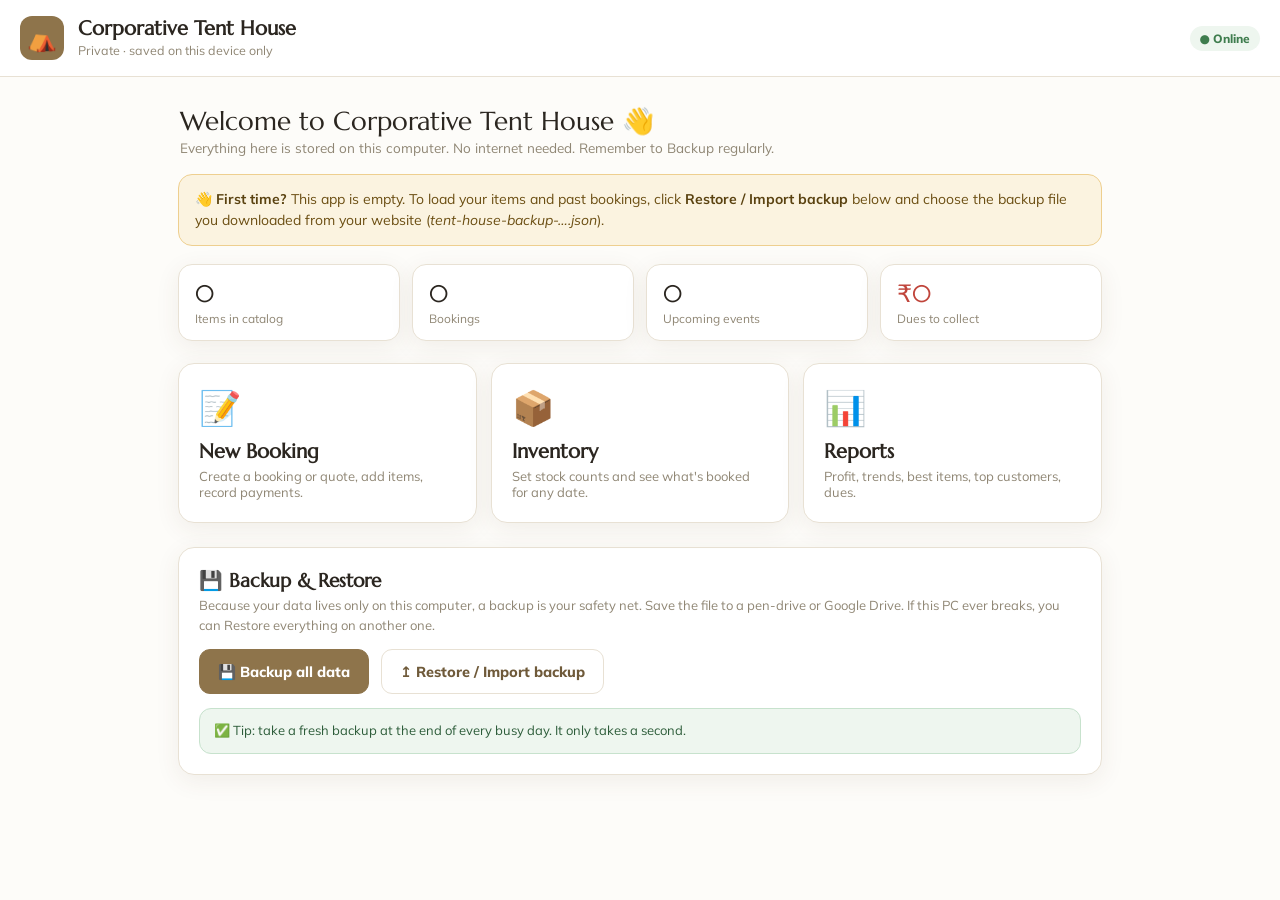
<file: app/index.html>
<!doctype html>
<html lang="en">
<head>
<meta charset="utf-8"/>
<meta name="viewport" content="width=device-width,initial-scale=1"/>
<title>Tent House Manager</title>
<link rel="manifest" href="manifest.webmanifest">
<meta name="theme-color" content="#6f5a3a">
<link rel="apple-touch-icon" href="icon.svg">
<link rel="preconnect" href="https://fonts.googleapis.com">
<link rel="preconnect" href="https://fonts.gstatic.com" crossorigin>
<link href="https://fonts.googleapis.com/css2?family=Cormorant+Garamond:wght@500;600;700&family=Marcellus&family=Mulish:wght@500;600;700;800&display=swap" rel="stylesheet">
<link rel="stylesheet" href="theme.css">
<style>
body{min-height:100vh}
.topbar{background:var(--card);border-bottom:1px solid var(--line);padding:16px 20px;display:flex;align-items:center;gap:14px}
.logo{width:44px;height:44px;border-radius:12px;background:var(--brand);color:#fff;display:grid;place-items:center;font-size:24px;flex:none}
.topbar h1{font-family:var(--display);font-size:20px;margin:0;line-height:1.1}
.topbar .sub{color:var(--muted);font-size:12.5px;margin-top:2px}
.spacer{flex:1}
.net{font-size:12px;font-weight:800;padding:5px 10px;border-radius:999px}
.net.on{background:var(--ok-bg);color:var(--ok)} .net.off{background:var(--low-bg);color:var(--low)}
.wrap{max-width:960px;margin:0 auto;padding:22px 18px 60px}
.hello{font-family:var(--display);font-size:26px;margin:6px 2px 2px}
.subtle{color:var(--muted);font-size:13.5px;margin:0 2px 18px}
.stats{display:grid;grid-template-columns:repeat(2,1fr);gap:12px;margin-bottom:22px}
@media(min-width:640px){ .stats{grid-template-columns:repeat(4,1fr)} }
.stat{background:var(--card);border:1px solid var(--line);border-radius:14px;box-shadow:var(--shadow);padding:14px 16px}
.stat .v{font-family:var(--display);font-size:24px}
.stat .k{color:var(--muted);font-size:12px;margin-top:2px}
.stat.due .v{color:var(--full)}
.grid{display:grid;grid-template-columns:1fr;gap:14px;margin-bottom:24px}
@media(min-width:640px){ .grid{grid-template-columns:repeat(3,1fr)} }
.tile{display:block;text-decoration:none;color:inherit;background:var(--card);border:1px solid var(--line);border-radius:16px;box-shadow:var(--shadow);padding:22px 20px;transition:transform .12s,box-shadow .12s}
.tile:hover{transform:translateY(-2px);box-shadow:0 10px 30px rgba(90,70,40,.14)}
.tile .ic{font-size:34px}
.tile h3{font-family:var(--display);font-size:20px;margin:10px 0 4px}
.tile p{color:var(--muted);font-size:13px;margin:0}
.card{background:var(--card);border:1px solid var(--line);border-radius:16px;box-shadow:var(--shadow);padding:20px 20px;margin-bottom:18px}
.card h2{font-family:var(--display);font-size:19px;margin:0 0 4px}
.card .note{color:var(--muted);font-size:13px;margin:0 0 14px;line-height:1.5}
.row{display:flex;gap:12px;flex-wrap:wrap}
.btn{border:1px solid var(--brand);background:var(--brand);color:#fff;border-radius:11px;padding:12px 18px;font-weight:800;font-size:14.5px;display:inline-flex;align-items:center;gap:8px;text-decoration:none}
.btn:hover{background:var(--brand-deep)}
.btn.ghost{background:transparent;color:var(--brand-deep);border-color:var(--line)}
.btn.ghost:hover{background:#faf6ee}
.banner{background:var(--low-bg);border:1px solid #eecf8f;color:#6b4e12;border-radius:14px;padding:14px 16px;margin-bottom:18px;font-size:14px;line-height:1.5}
.banner b{color:#5a4210}
.hide{display:none!important}
.tip{background:var(--ok-bg);border:1px solid #c7e2cd;color:#2c5c39;border-radius:12px;padding:12px 14px;font-size:13px;line-height:1.5;margin-top:14px}
.bar{position:fixed;left:50%;transform:translateX(-50%);bottom:20px;background:var(--ink);color:#fff;padding:12px 20px;border-radius:999px;font-size:14px;font-weight:700;box-shadow:0 8px 30px rgba(0,0,0,.25);opacity:0;pointer-events:none;transition:opacity .2s;z-index:50;max-width:92vw;text-align:center}
.bar.show{opacity:1}
.bar.err{background:var(--full)}
</style>
</head>
<body>

<div class="topbar">
  <span class="logo">⛺</span>
  <div>
    <h1 id="bizName">Tent House Manager</h1>
    <div class="sub">Private · saved on this device only</div>
  </div>
  <div class="spacer"></div>
  <span class="net off" id="netPill">● Offline</span>
</div>

<div class="wrap">

  <div class="hello" id="hello">Welcome 👋</div>
  <p class="subtle">Everything here is stored on this computer. No internet needed. Remember to Backup regularly.</p>

  <div class="banner" id="firstRun" style="display:none">
    👋 <b>First time?</b> This app is empty. To load your items and past bookings, click
    <b>Restore / Import backup</b> below and choose the backup file you downloaded from your website
    (<i>tent-house-backup-….json</i>).
  </div>

  <div class="stats" id="stats"></div>

  <div class="grid">
    <a class="tile" href="booking.html"><div class="ic">📝</div><h3>New Booking</h3><p>Create a booking or quote, add items, record payments.</p></a>
    <a class="tile" href="inventory.html"><div class="ic">📦</div><h3>Inventory</h3><p>Set stock counts and see what's booked for any date.</p></a>
    <a class="tile" href="analytics.html"><div class="ic">📊</div><h3>Reports</h3><p>Profit, trends, best items, top customers, dues.</p></a>
  </div>

  <div class="card">
    <h2>💾 Backup &amp; Restore</h2>
    <p class="note">Because your data lives only on this computer, a backup is your safety net. Save the file to a
      pen-drive or Google Drive. If this PC ever breaks, you can Restore everything on another one.</p>
    <div class="row">
      <button class="btn" onclick="exportAll()">💾 Backup all data</button>
      <button class="btn ghost" onclick="document.getElementById('restoreFile').click()">↥ Restore / Import backup</button>
      <input type="file" id="restoreFile" accept=".json,application/json" hidden onchange="importAll(this.files[0]); this.value='';">
    </div>
    <div class="tip">✅ Tip: take a fresh backup at the end of every busy day. It only takes a second.</div>
  </div>

  <div class="card" id="installCard" style="display:none">
    <h2>⬇ Install as a desktop app</h2>
    <p class="note">Add an icon to your desktop so it opens in its own window like normal software.</p>
    <div class="row"><button class="btn" id="installBtn">⬇ Install Tent House Manager</button></div>
  </div>

</div>

<div class="bar" id="bar"></div>

<script src="common.js"></script>
<script>
const BACKUP_APP="corporative-tent-house", BACKUP_VER=1;
let bar; function showBar(m,cls){ bar=bar||document.getElementById("bar"); bar.textContent=m; bar.className="bar show"+(cls==="err"?" err":""); clearTimeout(showBar._t); showBar._t=setTimeout(()=>bar.className="bar",cls==="err"?4200:2600); }

function setNet(){ const p=document.getElementById("netPill"); const on=navigator.onLine; p.className="net "+(on?"on":"off"); p.textContent=on?"● Online":"● Offline"; }
window.addEventListener("online",setNet); window.addEventListener("offline",setNet);

async function siteBlob(){ const {data}=await sb.from("site").select("data").eq("id",1).maybeSingle(); return (data&&data.data)?data.data:null; }

async function refresh(){
  setNet();
  const blob=await siteBlob();
  const bookings=await dbLoadBookings()||[];
  const expenses=await dbLoadExpenses()||[];
  const items=(blob&&blob.items)||[];
  const name=(blob&&blob.settings&&blob.settings.bizName)||"Corporative Tent House";
  document.getElementById("bizName").textContent=name;
  document.getElementById("hello").textContent="Welcome to "+name+" 👋";
  document.getElementById("firstRun").style.display=(items.length===0&&bookings.length===0)?"block":"none";

  const t=todayISO();
  const active=bookings.filter(b=>b.status!=="cancelled");
  const upcoming=active.filter(b=>b.eventDate&&b.eventDate>=t).length;
  const dues=active.reduce((s,b)=>s+bookingDue(b),0);
  const stats=[
    {v:items.length,k:"Items in catalog"},
    {v:active.length,k:"Bookings"},
    {v:upcoming,k:"Upcoming events"},
    {v:inr(dues),k:"Dues to collect",cls:"due"}
  ];
  document.getElementById("stats").innerHTML=stats.map(s=>`<div class="stat ${s.cls||""}"><div class="v">${s.v}</div><div class="k">${s.k}</div></div>`).join("");
}

async function exportAll(){
  showBar("Preparing backup…");
  const site=(await siteBlob())||{};
  delete site.bookings; delete site.expenses;
  const bookings=await dbLoadBookings()||[];
  const expenses=await dbLoadExpenses()||[];
  const backup={app:BACKUP_APP,version:BACKUP_VER,exportedAt:new Date().toISOString(),source:"desktop",site,bookings,expenses};
  const a=document.createElement("a");
  a.href=URL.createObjectURL(new Blob([JSON.stringify(backup)],{type:"application/json"}));
  a.download="tent-house-backup-"+todayISO()+".json";
  a.click();
  showBar("Backup saved ✓ — keep it safe (pen-drive / Drive)");
}
async function importAll(file){
  if(!file) return;
  let backup;
  try{ backup=JSON.parse(await file.text()); }
  catch(e){ showBar("That file isn't a valid backup","err"); return; }
  if(!backup||backup.app!==BACKUP_APP||!backup.site){ showBar("This doesn't look like a Tent House backup file","err"); return; }
  const nb=(backup.bookings||[]).length, ne=(backup.expenses||[]).length, ni=((backup.site.items)||[]).length;
  if(!confirm("Import from this backup?\n\n• Catalog & settings — REPLACED with the file ("+ni+" items)\n• Bookings — added/updated ("+nb+"), nothing deleted\n• Expenses — added/updated ("+ne+"), nothing deleted\n\nContinue?")) return;
  showBar("Importing… please wait");
  const site=Object.assign({},backup.site); delete site.bookings; delete site.expenses;
  await sb.from("site").upsert({id:1,data:site,updated_at:new Date().toISOString()});
  let fail=0;
  for(const b of (backup.bookings||[])){ const {error}=await sb.from("bookings").upsert(bookingToRow(b)); if(error) fail++; }
  for(const e of (backup.expenses||[])){ const {error}=await sb.from("expenses").upsert({id:String(e.id),date:e.date||null,category:e.category||"",amount:money(e.amount),note:e.note||""}); if(error) fail++; }
  await refresh();
  showBar("Import complete ✓ · "+nb+" bookings, "+ne+" expenses"+(fail?(" · "+fail+" failed"):""));
}

/* PWA install button */
let deferredPrompt=null;
window.addEventListener("beforeinstallprompt",e=>{ e.preventDefault(); deferredPrompt=e; document.getElementById("installCard").style.display="block"; });
document.getElementById("installBtn").addEventListener("click",async()=>{
  if(!deferredPrompt) return;
  deferredPrompt.prompt(); await deferredPrompt.userChoice; deferredPrompt=null;
  document.getElementById("installCard").style.display="none";
});
window.addEventListener("appinstalled",()=>{ document.getElementById("installCard").style.display="none"; showBar("Installed ✓ — look for the icon"); });

refresh();
</script>
</body>
</html>
</file>
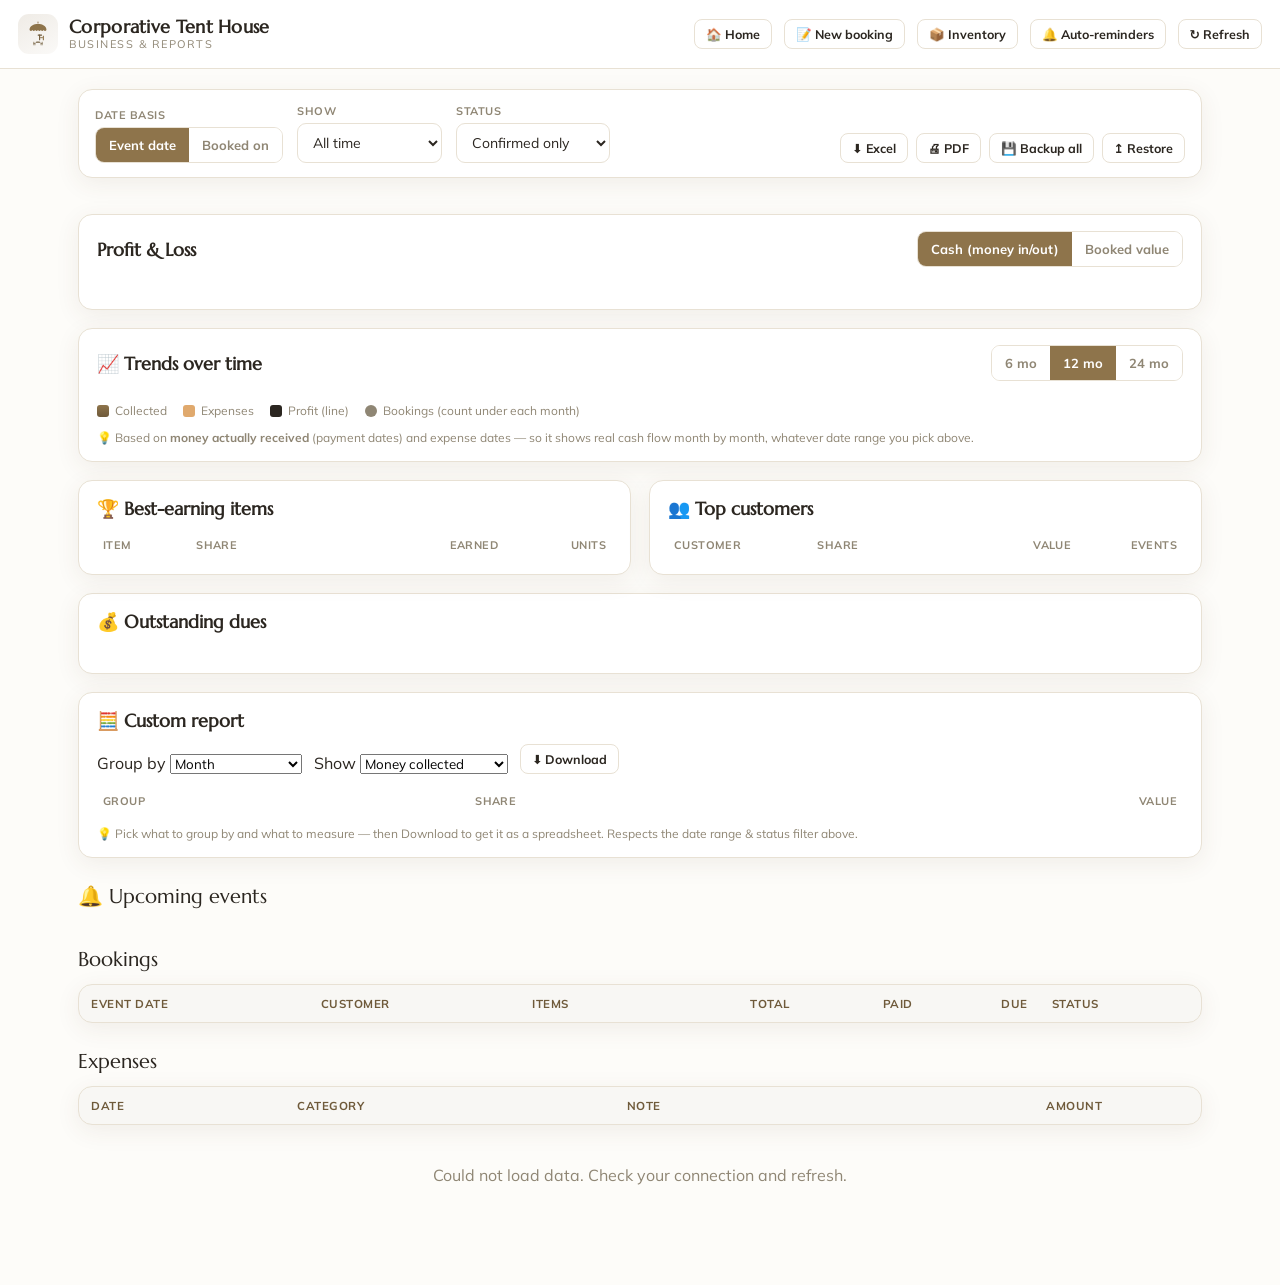
<file: app/analytics.html>
<!doctype html>
<html lang="en">
<head>
<meta charset="utf-8"/>
<meta name="viewport" content="width=device-width,initial-scale=1"/>
<title>Reports — Tent House Manager</title>
<link rel="manifest" href="manifest.webmanifest">
<meta name="theme-color" content="#7a5c3e">
<link rel="apple-touch-icon" href="icon.svg">
<link rel="preconnect" href="https://fonts.googleapis.com">
<link rel="preconnect" href="https://fonts.gstatic.com" crossorigin>
<link href="https://fonts.googleapis.com/css2?family=Cormorant+Garamond:wght@500;600;700&family=Marcellus&family=Mulish:wght@500;600;700;800&display=swap" rel="stylesheet">
<link rel="stylesheet" href="theme.css">
<style>

.topbar{background:var(--card);border-bottom:1px solid var(--line);padding:14px 18px;display:flex;align-items:center;gap:12px;flex-wrap:wrap}
.brand{display:flex;align-items:center;gap:11px;min-width:0}
.brand .logo{width:40px;height:40px;border-radius:11px;background:linear-gradient(150deg,rgba(var(--brand-rgb),.14),rgba(var(--brand-rgb),.04));display:grid;place-items:center;flex:none}
.brand .logo svg{width:26px;height:26px}
.brand h1{font-family:var(--display);font-size:18px;margin:0;letter-spacing:.3px;line-height:1.1;white-space:nowrap}
.brand .sub{font-size:11px;color:var(--muted);letter-spacing:1.5px;text-transform:uppercase}
.topbar .spacer{flex:1}
.btn{border:1px solid var(--line);background:var(--card);color:var(--ink);border-radius:8px;padding:9px 15px;font-size:14px;font-weight:700;transition:all .18s;display:inline-flex;align-items:center;gap:7px;text-decoration:none}
.btn:hover{border-color:var(--brand)}
.btn.primary{background:var(--brand);border-color:var(--brand);color:#fff}
.btn.primary:hover{background:var(--brand-deep);border-color:var(--brand-deep)}
.btn.wa{background:#25913a;border-color:#25913a;color:#fff}
.btn.wa:hover{background:#1e7a30;border-color:#1e7a30}
.btn.danger{background:var(--full);border-color:var(--full);color:#fff}
.btn.ghost{background:transparent}
.btn.sm{padding:6px 11px;font-size:12.5px}
.btn:disabled{opacity:.5;cursor:not-allowed}
.authpill{border:1px solid var(--line);border-radius:999px;padding:6px 13px;font-size:12.5px;font-weight:700;color:var(--muted);cursor:pointer;white-space:nowrap;transition:all .15s}
.authpill:hover{border-color:var(--brand)}
.authpill.on{color:var(--ok);border-color:#bfe0c4;background:var(--ok-bg)}

.wrap{max-width:1160px;margin:0 auto;padding:20px 18px 60px}

/* filter bar */
.filterbar{background:var(--card);border:1px solid var(--line);border-radius:14px;padding:14px 16px;box-shadow:var(--shadow);display:flex;gap:14px;flex-wrap:wrap;align-items:flex-end;margin-bottom:18px}
.fb-group{display:flex;flex-direction:column;gap:5px}
.fb-group label{font-size:11px;font-weight:700;text-transform:uppercase;letter-spacing:.5px;color:var(--muted)}
.fb-group select,.fb-group input{padding:9px 11px;border:1px solid var(--line);border-radius:9px;font-size:14px;background:var(--card);color:var(--ink)}
.fb-group select:focus,.fb-group input:focus{outline:none;border-color:var(--brand)}
.seg{display:inline-flex;border:1px solid var(--line);border-radius:9px;overflow:hidden}
.seg button{border:none;background:var(--card);padding:9px 13px;font-size:13px;font-weight:700;color:var(--muted)}
.seg button.on{background:var(--brand);color:#fff}
.fb-spacer{flex:1}
.exp{display:flex;gap:8px;align-items:flex-end}

/* KPIs */
.kpis{display:grid;gap:12px;grid-template-columns:repeat(2,1fr);margin-bottom:18px}
@media(min-width:720px){ .kpis{grid-template-columns:repeat(3,1fr)} }
@media(min-width:1000px){ .kpis{grid-template-columns:repeat(6,1fr)} }
.kpi{background:var(--card);border:1px solid var(--line);border-radius:14px;padding:15px 16px;box-shadow:var(--shadow)}
.kpi .k{font-size:11.5px;font-weight:700;text-transform:uppercase;letter-spacing:.5px;color:var(--muted)}
.kpi .v{font-family:var(--display);font-size:26px;line-height:1.1;margin-top:6px}
.kpi.rev .v{color:var(--brand-deep)} .kpi.paid .v{color:var(--ok)} .kpi.due .v{color:var(--full)}
.kpi .s{font-size:11.5px;color:var(--muted);margin-top:3px}

.sec-title{font-family:var(--display);font-size:20px;margin:26px 0 12px;display:flex;align-items:center;gap:10px}
.sec-title .count{font-size:13px;color:var(--muted);font-family:var(--sans)}

/* profit & loss */
.pl-card{background:var(--card);border:1px solid var(--line);border-radius:14px;box-shadow:var(--shadow);padding:16px 18px;margin-bottom:18px}
.pl-head{display:flex;justify-content:space-between;align-items:center;gap:12px;flex-wrap:wrap;margin-bottom:14px}
.pl-head h3{font-family:var(--display);font-size:18px;margin:0}
.pl-head .pl-range{font-size:12.5px;color:var(--muted);font-family:var(--sans);margin-left:6px}
.pl-grid{display:grid;gap:12px;grid-template-columns:1fr 1fr;align-items:stretch}
@media(min-width:720px){ .pl-grid{grid-template-columns:repeat(4,1fr)} }
.pl-cell{border:1px solid var(--line);border-radius:12px;padding:13px 14px}
.pl-cell .k{font-size:11.5px;font-weight:700;text-transform:uppercase;letter-spacing:.5px;color:var(--muted)}
.pl-cell .v{font-family:var(--display);font-size:24px;line-height:1.1;margin-top:6px}
.pl-cell .s{font-size:11.5px;color:var(--muted);margin-top:3px}
.pl-cell.in .v{color:var(--ok)} .pl-cell.out .v{color:var(--full)}
.pl-cell.net{background:rgba(var(--brand-rgb),.05);border-color:var(--brand)}
.pl-cell.net .v.pos{color:var(--ok)} .pl-cell.net .v.neg{color:var(--full)}
.pl-note{font-size:12px;color:var(--muted);margin-top:12px}

/* reminders */
.rem-wrap{display:grid;gap:12px;grid-template-columns:1fr;margin-bottom:8px}
@media(min-width:720px){ .rem-wrap{grid-template-columns:repeat(2,1fr)} }
@media(min-width:1000px){ .rem-wrap{grid-template-columns:repeat(4,1fr)} }
.rem-col{background:var(--card);border:1px solid var(--line);border-radius:14px;padding:14px;box-shadow:var(--shadow)}
.rem-col h3{margin:0 0 4px;font-family:var(--display);font-size:15px}
.rem-col .bucket-sub{font-size:11.5px;color:var(--muted);margin-bottom:10px}
.rem-col.today{border-color:#e7b7b2}.rem-col.today h3{color:var(--full)}
.rem-col.tomorrow{border-color:#e6cf9a}.rem-col.tomorrow h3{color:var(--low)}
.rem-item{border-top:1px dashed var(--line);padding:9px 0;font-size:13px;cursor:pointer}
.rem-item:hover{color:var(--brand-deep)}
.rem-item b{font-weight:700}
.rem-item .m{color:var(--muted);font-size:12px;display:flex;justify-content:space-between;gap:8px;margin-top:2px}
.rem-item .due{color:var(--full);font-weight:700}
.rem-empty{color:var(--muted);font-size:12.5px;padding:8px 0}

/* bookings table */
.tablecard{background:var(--card);border:1px solid var(--line);border-radius:14px;box-shadow:var(--shadow);overflow:hidden}
table.bk{width:100%;border-collapse:collapse;font-size:14px}
table.bk th{text-align:left;background:rgba(var(--brand-rgb),.06);color:var(--brand-deep);font-size:11.5px;text-transform:uppercase;letter-spacing:.5px;padding:11px 12px;white-space:nowrap}
table.bk th.num,table.bk td.num{text-align:right}
table.bk td{padding:12px;border-top:1px solid var(--line);vertical-align:middle}
table.bk tr.row{cursor:pointer}
table.bk tr.row:hover td{background:rgba(var(--brand-rgb),.03)}
table.bk tr.cancelled td{opacity:.5;text-decoration:line-through}
.cust b{font-weight:700}
.cust small{display:block;color:var(--muted);font-size:12px}
.pill{display:inline-block;font-size:11px;font-weight:700;padding:3px 9px;border-radius:999px}
.pill.paid{background:var(--ok-bg);color:var(--ok)}
.pill.partial{background:var(--low-bg);color:var(--low)}
.pill.unpaid{background:var(--full-bg);color:var(--full)}
.pill.canc{background:#eee;color:#888}
.mobcards{display:none}
@media(max-width:680px){
  table.bk{display:none}
  .mobcards{display:grid;gap:10px}
  .bcard{background:var(--card);border:1px solid var(--line);border-radius:12px;padding:13px;box-shadow:var(--shadow)}
  .bcard.cancelled{opacity:.55}
  .bcard .top{display:flex;justify-content:space-between;gap:10px}
  .bcard b{font-weight:800}
  .bcard .m{font-size:12.5px;color:var(--muted);margin-top:3px}
  .bcard .amts{display:flex;gap:14px;margin-top:8px;font-size:13px}
  .bcard .amts .due{color:var(--full);font-weight:700}
}
.empty{text-align:center;color:var(--muted);padding:40px 16px}

/* modal */
.modal{position:fixed;inset:0;background:rgba(43,38,32,.55);display:none;z-index:100;overflow:auto;padding:24px 14px}
.modal.show{display:block}
.dialog{max-width:640px;margin:0 auto;background:var(--card);border-radius:16px;box-shadow:0 24px 70px rgba(0,0,0,.34);overflow:hidden}
.dialog .dhead{padding:18px 20px;border-bottom:1px solid var(--line);display:flex;justify-content:space-between;align-items:flex-start;gap:12px}
.dialog .dhead h2{font-family:var(--display);font-size:21px;margin:0}
.dialog .dhead .sub{font-size:12.5px;color:var(--muted);margin-top:3px}
.dialog .dbody{padding:18px 20px;max-height:70vh;overflow:auto}
.x{border:none;background:none;font-size:22px;color:var(--muted);line-height:1;padding:4px}
.det-grid{display:grid;gap:10px;grid-template-columns:1fr 1fr;font-size:14px;margin-bottom:14px}
.det-grid .lbl{font-size:11px;text-transform:uppercase;letter-spacing:.5px;color:var(--muted)}
.det-sec{margin-top:16px}
.det-sec h4{font-family:var(--display);font-size:15px;margin:0 0 8px;padding-bottom:6px;border-bottom:1px solid var(--line)}
table.mini{width:100%;border-collapse:collapse;font-size:13.5px}
table.mini th{text-align:left;color:var(--muted);font-size:11px;text-transform:uppercase;letter-spacing:.4px;padding:6px 6px}
table.mini td{padding:7px 6px;border-top:1px solid var(--line)}
table.mini td.num,table.mini th.num{text-align:right}
.totbox{margin-top:12px;margin-left:auto;width:min(280px,100%)}
.totbox .r{display:flex;justify-content:space-between;padding:5px 0;font-size:14px}
.totbox .r.g{border-top:2px solid var(--brand);margin-top:5px;padding-top:10px;font-family:var(--display);font-size:18px}
.totbox .r .due{color:var(--full);font-weight:800}
.pay-row{display:flex;justify-content:space-between;gap:10px;font-size:13.5px;padding:8px 0;border-top:1px dashed var(--line)}
.pay-row .px{color:var(--full);background:none;border:none;font-size:14px}
.addpay{display:grid;gap:8px;grid-template-columns:1fr 1fr auto;margin-top:10px;align-items:end}
@media(max-width:520px){ .addpay{grid-template-columns:1fr 1fr} .det-grid{grid-template-columns:1fr} }
.minif label{display:block;font-size:11px;font-weight:700;text-transform:uppercase;letter-spacing:.4px;color:var(--muted);margin-bottom:4px}
.minif input,.minif select{width:100%;padding:9px 10px;border:1px solid var(--line);border-radius:8px;font-size:14px}
.dfoot{padding:14px 20px;border-top:1px solid var(--line);display:flex;gap:9px;flex-wrap:wrap;justify-content:flex-end}
.editrow{display:flex;align-items:center;gap:10px;padding:8px 0;border-top:1px dashed var(--line)}
.editrow .nm{flex:1;min-width:0;font-size:14px}
.stepper{display:flex;align-items:center;border:1px solid var(--line);border-radius:9px;overflow:hidden}
.stepper button{width:34px;height:36px;border:none;background:var(--card);font-size:19px;color:var(--brand-deep)}
.stepper .val{min-width:34px;text-align:center;height:36px;line-height:36px;border-left:1px solid var(--line);border-right:1px solid var(--line)}
.rm{color:var(--full);border:none;background:none;font-size:16px}

.savebar{position:fixed;left:50%;bottom:22px;transform:translateX(-50%) translateY(20px);background:var(--ink);color:#fff;padding:11px 20px;border-radius:999px;font-size:13.5px;font-weight:700;box-shadow:0 10px 30px rgba(0,0,0,.2);opacity:0;transition:all .28s;pointer-events:none;z-index:200}
.savebar.show{opacity:1;transform:translateX(-50%) translateY(0)}
.savebar.err{background:var(--full)}
.viewbanner{background:var(--low-bg);border:1px solid #e6cf9a;color:#7a5a12;border-radius:12px;padding:11px 14px;font-size:13.5px;margin-bottom:16px;display:flex;gap:10px;align-items:center}

/* reminder settings */
.toggle-line{display:flex;align-items:center;gap:9px;font-size:15px}
.toggle-line input{width:18px;height:18px}
.hint{font-size:12.5px;color:var(--muted);margin:6px 0 4px}
.lead-grid{display:grid;grid-template-columns:1fr 1fr;gap:9px}
.lead-grid label{display:flex;align-items:center;gap:8px;font-size:14px;border:1px solid var(--line);border-radius:9px;padding:9px 11px;cursor:pointer}
.lead-grid input{width:16px;height:16px}
details.setup{margin-top:16px;border:1px solid var(--line);border-radius:10px;overflow:hidden}
details.setup summary{cursor:pointer;padding:12px 14px;font-weight:700;font-size:13.5px;background:rgba(var(--brand-rgb),.05);list-style:none}
details.setup summary::-webkit-details-marker{display:none}
.setup-body{padding:6px 16px 14px}
.setup-body ol{margin:6px 0;padding-left:20px}
.setup-body li{margin:9px 0;font-size:13.5px;line-height:1.5}
.setup-body code{background:#f3ede2;border:1px solid var(--line);border-radius:5px;padding:1px 6px;font-size:12.5px;word-break:break-all}
.setup-body a{color:var(--brand-deep);font-weight:700}
.setup-body .step-h{font-family:var(--display);font-size:15px;margin:16px 0 4px;color:var(--brand-deep)}

/* print report */
#printArea{display:none}
@media print{
  body>*:not(#printArea){display:none!important}
  #printArea{display:block;padding:0}
  .modal{display:none!important}
}
.pr-head{display:flex;justify-content:space-between;align-items:flex-start;border-bottom:2px solid var(--brand);padding-bottom:14px;margin-bottom:16px}
.pr-head h2{font-family:var(--display);margin:0;font-size:22px}
.pr-head .tag{font-size:12px;color:var(--muted)}
table.pr{width:100%;border-collapse:collapse;font-size:12.5px}
table.pr th{text-align:left;background:#f3ede2;padding:7px 8px;font-size:11px;text-transform:uppercase}
table.pr th.num,table.pr td.num{text-align:right}
table.pr td{padding:7px 8px;border-bottom:1px solid #eee}
.pr-tot{margin-top:14px;font-size:14px;display:flex;gap:24px;flex-wrap:wrap}
.pr-tot b{font-family:var(--display)}

/* ===== business reports (trends / rankings / dues / builder) ===== */
.kpi .kd{font-weight:800;margin-left:6px;white-space:nowrap;font-size:12px;font-family:var(--sans);vertical-align:middle}
.kd.up{color:var(--ok)} .kd.down{color:var(--full)} .kd.flat{color:var(--muted)}
.card2{background:var(--card);border:1px solid var(--line);border-radius:14px;box-shadow:var(--shadow);padding:16px 18px;margin-bottom:18px}
.card2 .c2head{display:flex;justify-content:space-between;align-items:center;gap:10px;flex-wrap:wrap;margin-bottom:12px}
.card2 .c2head h3{font-family:var(--display);font-size:18px;margin:0}
.two-col{display:grid;gap:18px;grid-template-columns:1fr}
@media(min-width:860px){ .two-col{grid-template-columns:1fr 1fr} }
.chartscroll{overflow-x:auto;-webkit-overflow-scrolling:touch}
.chart-legend{display:flex;gap:16px;flex-wrap:wrap;font-size:12px;color:var(--muted);margin-top:10px}
.chart-legend .ci{display:inline-flex;align-items:center;gap:6px}
.chart-legend .sw{width:12px;height:12px;border-radius:3px;display:inline-block}
.rank{width:100%;border-collapse:collapse;font-size:13.5px}
.rank th{text-align:left;color:var(--muted);font-size:11px;text-transform:uppercase;letter-spacing:.4px;padding:6px 6px;font-weight:700}
.rank td{padding:8px 6px;border-top:1px solid var(--line);vertical-align:middle}
.rank td.num,.rank th.num{text-align:right;white-space:nowrap}
.rank .nm b{font-weight:700}
.rank .nm small{display:block}
.rank .barcell{width:34%}
.mbar{height:8px;border-radius:999px;background:#efe9de;overflow:hidden;min-width:30px}
.mbar>i{display:block;height:100%;background:linear-gradient(90deg,var(--brand),var(--brand-deep))}
.badge{display:inline-block;font-size:10px;font-weight:800;padding:2px 7px;border-radius:999px;background:var(--ok-bg);color:var(--ok);margin-left:6px;vertical-align:middle}
.dues-sum{display:flex;gap:20px;flex-wrap:wrap;font-size:12.5px;color:var(--muted);margin-bottom:12px}
.dues-sum b{font-family:var(--display);font-size:18px;color:var(--ink);display:block}
.dueline{display:flex;align-items:center;gap:10px;padding:10px 0;border-top:1px solid var(--line);flex-wrap:wrap}
.dueline .who{flex:1;min-width:150px}
.dueline .who b{font-weight:700}
.dueline .who small{display:block;color:var(--muted);font-size:12px}
.dueline .when{font-size:12px;min-width:96px}
.dueline .over{color:var(--full);font-weight:700}
.dueline .soon{color:var(--low);font-weight:700}
.dueline .amt{font-family:var(--display);font-size:18px;color:var(--full);min-width:84px;text-align:right}
.rb-controls{display:flex;gap:12px;flex-wrap:wrap;align-items:flex-end;margin-bottom:14px}
.rb-total{font-size:12.5px;color:var(--muted);margin-bottom:8px}
.rb-total b{font-family:var(--display);font-size:15px;color:var(--ink)}
</style>
</head>
<body>

<div class="topbar">
  <div class="brand">
    <span class="logo" id="brandLogo"></span>
    <div>
      <h1 id="bizName">Corporative Tent House</h1>
      <div class="sub">Business &amp; Reports</div>
    </div>
  </div>
  <div class="spacer"></div>
  <span class="authpill" id="authPill" onclick="authPillClick()">🔒 Log in</span>
  <a class="btn ghost sm" href="index.html">🏠 Home</a>
  <a class="btn ghost sm" href="booking.html">📝 New booking</a>
  <a class="btn ghost sm" href="inventory.html">📦 Inventory</a>
  <button class="btn ghost sm" onclick="openRemSettings()">🔔 Auto-reminders</button>
  <button class="btn ghost sm" id="migrateBtn" style="display:none" onclick="migrateOldData()">⬆ Import old bookings</button>
  <button class="btn ghost sm" onclick="reload()">↻ Refresh</button>
</div>

<div class="wrap">
  <div class="viewbanner" id="viewBanner" style="display:none">👀 View-only. <b style="cursor:pointer;text-decoration:underline" onclick="openLogin()">Log in</b>&nbsp;to record payments, edit or cancel bookings.</div>

  <div class="filterbar">
    <div class="fb-group">
      <label>Date basis</label>
      <div class="seg" id="basisSeg">
        <button data-basis="event" class="on" onclick="setBasis('event')">Event date</button>
        <button data-basis="created" onclick="setBasis('created')">Booked on</button>
      </div>
    </div>
    <div class="fb-group">
      <label>Show</label>
      <select id="rangeSel" onchange="onRangeChange()">
        <option value="all">All time</option>
        <option value="today">Today</option>
        <option value="yesterday">Yesterday</option>
        <option value="week">This week</option>
        <option value="month">This month</option>
        <option value="year">This year</option>
        <option value="last15">Last 15 days</option>
        <option value="last30">Last 30 days</option>
        <option value="last90">Last 90 days</option>
        <option value="custom">Custom range…</option>
      </select>
    </div>
    <div class="fb-group" id="customWrap" style="display:none">
      <label>From – To</label>
      <div style="display:flex;gap:6px">
        <input type="date" id="customFrom" onchange="render()"/>
        <input type="date" id="customTo" onchange="render()"/>
      </div>
    </div>
    <div class="fb-group">
      <label>Status</label>
      <select id="statusSel" onchange="render()">
        <option value="active">Confirmed only</option>
        <option value="all">Include cancelled</option>
        <option value="cancelled">Cancelled only</option>
      </select>
    </div>
    <div class="fb-spacer"></div>
    <div class="exp">
      <button class="btn sm" onclick="exportExcel()">⬇ Excel</button>
      <button class="btn sm" onclick="exportPDF()">🖨 PDF</button>
      <button class="btn sm" onclick="exportAll()" title="Save ALL your data (items, bookings, expenses, settings) to one file">💾 Backup all</button>
      <button class="btn sm" onclick="document.getElementById('restoreFile').click()" title="Load everything from a backup file">↥ Restore</button>
      <input type="file" id="restoreFile" accept=".json,application/json" hidden onchange="importAll(this.files[0]); this.value='';">
    </div>
  </div>

  <div class="kpis" id="kpis"></div>

  <div class="pl-card" id="plCard">
    <div class="pl-head">
      <h3>Profit &amp; Loss <span class="pl-range" id="plRange"></span></h3>
      <div class="seg" id="plBasisSeg">
        <button data-pl="cash" class="on" onclick="setPLBasis('cash')">Cash (money in/out)</button>
        <button data-pl="accrual" onclick="setPLBasis('accrual')">Booked value</button>
      </div>
    </div>
    <div class="pl-grid" id="plGrid"></div>
    <div class="pl-note" id="plNote"></div>
  </div>

  <div class="card2" id="trendCard">
    <div class="c2head">
      <h3>📈 Trends over time</h3>
      <div class="seg" id="trendSeg">
        <button data-m="6" onclick="setTrendMonths(6)">6 mo</button>
        <button data-m="12" class="on" onclick="setTrendMonths(12)">12 mo</button>
        <button data-m="24" onclick="setTrendMonths(24)">24 mo</button>
      </div>
    </div>
    <div class="chartscroll" id="trendChart"></div>
    <div class="chart-legend">
      <span class="ci"><span class="sw" style="background:linear-gradient(180deg,var(--brand),var(--brand-deep))"></span> Collected</span>
      <span class="ci"><span class="sw" style="background:#e0a96d"></span> Expenses</span>
      <span class="ci"><span class="sw" style="background:var(--ink)"></span> Profit (line)</span>
      <span class="ci"><span class="sw" style="background:var(--muted);border-radius:999px"></span> Bookings (count under each month)</span>
    </div>
    <div class="pl-note">💡 Based on <b>money actually received</b> (payment dates) and expense dates — so it shows real cash flow month by month, whatever date range you pick above.</div>
  </div>

  <div class="two-col">
    <div class="card2" id="bestItemsCard">
      <div class="c2head"><h3>🏆 Best-earning items</h3><span class="count" id="bestItemsRange"></span></div>
      <table class="rank"><thead><tr><th>Item</th><th class="barcell">Share</th><th class="num">Earned</th><th class="num">Units</th></tr></thead>
        <tbody id="bestItems"></tbody></table>
    </div>
    <div class="card2" id="topCustCard">
      <div class="c2head"><h3>👥 Top customers</h3><span class="count" id="topCustRange"></span></div>
      <table class="rank"><thead><tr><th>Customer</th><th class="barcell">Share</th><th class="num">Value</th><th class="num">Events</th></tr></thead>
        <tbody id="topCust"></tbody></table>
    </div>
  </div>

  <div class="card2" id="duesCard">
    <div class="c2head"><h3>💰 Outstanding dues</h3><span class="count" id="duesCount"></span></div>
    <div class="dues-sum" id="duesSum"></div>
    <div id="duesList"></div>
  </div>

  <div class="card2" id="rbCard">
    <div class="c2head"><h3>🧮 Custom report</h3></div>
    <div class="rb-controls">
      <label>Group by
        <select id="rbGroup" onchange="renderReportBuilder()">
          <option value="month">Month</option>
          <option value="item">Item</option>
          <option value="customer">Customer</option>
          <option value="category">Expense category</option>
          <option value="status">Booking status</option>
        </select>
      </label>
      <label>Show
        <select id="rbMeasure" onchange="renderReportBuilder()">
          <option value="collected">Money collected</option>
          <option value="booked">Booked value</option>
          <option value="due">Dues outstanding</option>
          <option value="count">Number of bookings</option>
          <option value="units">Units rented</option>
          <option value="expense">Expenses</option>
        </select>
      </label>
      <button class="btn sm" onclick="exportReportBuilder()">⬇ Download</button>
    </div>
    <div class="rb-total" id="rbTotal"></div>
    <table class="rank"><thead><tr><th id="rbGroupHead">Group</th><th class="barcell">Share</th><th class="num" id="rbMeasureHead">Value</th></tr></thead>
      <tbody id="rbOut"></tbody></table>
    <div class="pl-note">💡 Pick what to group by and what to measure — then Download to get it as a spreadsheet. Respects the date range &amp; status filter above.</div>
  </div>

  <div class="sec-title">🔔 Upcoming events <span class="count" id="upCount"></span></div>
  <div class="rem-wrap" id="reminders"></div>

  <div class="sec-title">Bookings <span class="count" id="listCount"></span></div>
  <div class="tablecard">
    <table class="bk">
      <thead><tr>
        <th>Event date</th><th>Customer</th><th>Items</th>
        <th class="num">Total</th><th class="num">Paid</th><th class="num">Due</th><th>Status</th>
      </tr></thead>
      <tbody id="bkBody"></tbody>
    </table>
    <div class="mobcards" id="bkCards"></div>
    <div class="empty" id="bkEmpty" style="display:none">No bookings in this range yet.</div>
  </div>

  <div class="sec-title">Expenses <span class="count" id="expCount"></span>
    <span class="fb-spacer"></span>
    <button class="btn primary sm" id="addExpBtn" onclick="openExpense()" style="display:none">+ Add expense</button>
  </div>
  <div class="tablecard">
    <table class="bk">
      <thead><tr>
        <th>Date</th><th>Category</th><th>Note</th><th class="num">Amount</th><th></th>
      </tr></thead>
      <tbody id="expBody"></tbody>
    </table>
    <div class="mobcards" id="expCards"></div>
    <div class="empty" id="expEmpty" style="display:none">No expenses recorded in this range.</div>
  </div>
</div>

<!-- Booking detail modal -->
<div class="modal" id="detModal">
  <div class="dialog">
    <div class="dhead">
      <div><h2 id="dTitle">Booking</h2><div class="sub" id="dSub"></div></div>
      <button class="x" onclick="closeDet()">✕</button>
    </div>
    <div class="dbody" id="dBody"></div>
    <div class="dfoot" id="dFoot"></div>
  </div>
</div>

<!-- Edit items modal -->
<div class="modal" id="editModal">
  <div class="dialog">
    <div class="dhead"><div><h2>Edit booking</h2><div class="sub" id="eSub"></div></div><button class="x" onclick="closeEdit()">✕</button></div>
    <div class="dbody">
      <div class="minif" style="margin-bottom:12px"><label>Event date</label><input type="date" id="eDate"/></div>
      <div class="det-sec">
        <h4>Items</h4>
        <div id="eItems"></div>
      </div>
      <div class="minif" style="margin-top:12px"><label>Add an item</label>
        <select id="eAddSel"><option value="">Choose an item to add…</option></select>
      </div>
      <div class="minif" style="margin-top:12px"><label>Agreed total (₹) — blank = use item total</label><input type="number" min="0" id="eTotal"/></div>
      <div class="minif" style="margin-top:12px"><label>Notes</label><input id="eNotes" placeholder="Any special instructions"/></div>
    </div>
    <div class="dfoot">
      <button class="btn ghost" onclick="closeEdit()">Cancel</button>
      <button class="btn primary" onclick="saveEdit()">Save changes</button>
    </div>
  </div>
</div>

<!-- Expense modal -->
<div class="modal" id="expModal">
  <div class="dialog" style="max-width:460px">
    <div class="dhead"><div><h2 id="expTitle">Add expense</h2><div class="sub">Money the business spent — transport, labour, purchases…</div></div><button class="x" onclick="closeExpense()">✕</button></div>
    <div class="dbody">
      <div class="minif" style="margin-bottom:12px"><label>Date</label><input type="date" id="exDate"/></div>
      <div class="minif" style="margin-bottom:12px"><label>Category</label>
        <input id="exCat" list="expCats" placeholder="e.g. Transport"/>
        <datalist id="expCats">
          <option>Transport</option><option>Labour</option><option>Purchase</option>
          <option>Repair</option><option>Food</option><option>Electricity</option>
          <option>Rent</option><option>Marketing</option><option>Miscellaneous</option>
        </datalist>
      </div>
      <div class="minif" style="margin-bottom:12px"><label>Amount (₹)</label><input type="number" min="0" id="exAmt" placeholder="e.g. 1500"/></div>
      <div class="minif"><label>Note (optional)</label><input id="exNote" placeholder="What was it for?"/></div>
      <div id="exErr" style="color:var(--full);font-size:13px;min-height:18px;margin-top:8px"></div>
    </div>
    <div class="dfoot">
      <button class="btn danger" id="exDelBtn" onclick="deleteExpense()" style="display:none;margin-right:auto">🗑 Delete</button>
      <button class="btn ghost" onclick="closeExpense()">Cancel</button>
      <button class="btn primary" onclick="saveExpense()">Save</button>
    </div>
  </div>
</div>

<!-- Auto-reminder settings modal -->
<div class="modal" id="remModal">
  <div class="dialog" style="max-width:560px">
    <div class="dhead"><div><h2>Automatic reminders</h2><div class="sub">Get a WhatsApp (or email) before every event — even when this page is closed.</div></div><button class="x" onclick="closeRemSettings()">✕</button></div>
    <div class="dbody">
      <label class="toggle-line"><input type="checkbox" id="rmEnabled"/> <b>Turn on automatic reminders</b></label>
      <p class="hint">A daily check runs on the server and messages you about events coming up.</p>

      <div class="det-sec"><h4>When to remind me</h4>
        <div class="lead-grid">
          <label><input type="checkbox" id="rmD30"/> 1 month before</label>
          <label><input type="checkbox" id="rmD7"/> 1 week before</label>
          <label><input type="checkbox" id="rmD1"/> 1 day before</label>
          <label><input type="checkbox" id="rmD0"/> On the day</label>
        </div>
      </div>

      <div class="det-sec"><h4>How to send it</h4>
        <div class="minif" style="margin-bottom:12px"><label>Channel</label>
          <select id="rmChannel" onchange="onRmChannel()">
            <option value="whatsapp">WhatsApp (to my own number)</option>
            <option value="email">Email</option>
          </select>
        </div>
        <div id="rmWaFields">
          <div class="minif" style="margin-bottom:12px"><label>My WhatsApp number (with country code, e.g. 9198…)</label><input id="rmPhone" placeholder="91XXXXXXXXXX"/></div>
          <div class="minif"><label>CallMeBot API key</label><input id="rmApikey" placeholder="from the setup steps below"/></div>
        </div>
        <div id="rmEmailFields" style="display:none">
          <div class="minif"><label>Send reminders to this email</label><input id="rmEmail" type="email" placeholder="you@example.com"/></div>
        </div>
      </div>

      <details class="setup">
        <summary>📖 One-time setup — how to switch it on (tap to open)</summary>
        <div class="setup-body" id="setupBody"></div>
      </details>
    </div>
    <div class="dfoot">
      <button class="btn ghost" onclick="closeRemSettings()">Close</button>
      <button class="btn primary" onclick="saveRemSettings()">Save settings</button>
    </div>
  </div>
</div>

<!-- Login modal -->
<div class="modal" id="loginModal">
  <div class="dialog" style="max-width:400px">
    <div class="dhead"><div><h2>Admin login</h2><div class="sub">Same email &amp; password as the site admin.</div></div><button class="x" onclick="closeLogin()">✕</button></div>
    <div class="dbody">
      <div class="minif" style="margin-bottom:12px"><label>Email</label><input id="liEmail" type="email" autocomplete="username"/></div>
      <div class="minif"><label>Password</label><input id="liPass" type="password" autocomplete="current-password" onkeydown="if(event.key==='Enter')doLogin()"/></div>
      <div id="liErr" style="color:var(--full);font-size:13px;min-height:18px;margin-top:8px"></div>
    </div>
    <div class="dfoot"><button class="btn ghost" onclick="closeLogin()">Cancel</button><button class="btn primary" id="liBtn" onclick="doLogin()">Log in</button></div>
  </div>
</div>

<div id="printArea"></div>
<div class="savebar" id="savebar"></div>

<script src="common.js"></script>
<script>
let DB=null, isAuthed=false;
let basis="event", curBooking=null, editSnap=null, plBasis="cash", curExpense=null;
let trendMonths=12;

function normalize(d){
  (d.items||[]).forEach(it=>{
    if(!('stock' in it)) it.stock="";
    if(!it.bookedByDate||typeof it.bookedByDate!=="object"){ it.bookedByDate={}; const l=parseInt(it.booked)||0; if(l>0) it.bookedByDate[todayISO()]=l; }
    delete it.booked;
  });
  if(!Array.isArray(d.bookings)) d.bookings=[];
  if(!Array.isArray(d.expenses)) d.expenses=[];
  d.settings=d.settings||{};
  if(!d.settings.reminders||typeof d.settings.reminders!=="object")
    d.settings.reminders={enabled:false,channel:"whatsapp",phone:"",apikey:"",email:"",leads:{d30:true,d7:true,d1:true,d0:true},lastRun:""};
  const r=d.settings.reminders;
  if(!r.leads||typeof r.leads!=="object") r.leads={d30:true,d7:true,d1:true,d0:true};
  return d;
}

function filteredExpenses(){
  const win=rangeWindow();
  return (DB.expenses||[]).filter(e=>inWindow(e.date,win))
    .sort((a,b)=> (a.date<b.date?1:a.date>b.date?-1:0));
}
function expensesTotal(list){ return (list||[]).reduce((s,e)=>s+money(e.amount),0); }
function paymentsInWindow(){
  const win=rangeWindow(); let sum=0;
  (DB.bookings||[]).forEach(b=>{ if(b.status==="cancelled")return; (b.payments||[]).forEach(p=>{ if(inWindow((p.date||"").slice(0,10),win)) sum+=parseFloat(p.amount)||0; }); });
  return sum;
}

/* ---------- load / save ---------- */
async function loadDB(){
  const {data,error}=await sb.from("site").select("data").eq("id",1).maybeSingle();
  if(error){ showBar("Load failed: "+error.message,"err"); return null; }
  if(!(data&&data.data&&data.data.items)) return null;
  const d=normalize(data.data);
  // legacy bookings/expenses (from the old single-blob) are kept aside for the
  // one-time migration; the live arrays now come from their own tables.
  d.legacyBookings=Array.isArray(d.bookings)?d.bookings:[];
  d.legacyExpenses=Array.isArray(d.expenses)?d.expenses:[];
  d.bookings=await dbLoadBookings()||[];
  d.expenses=await dbLoadExpenses()||[];
  return d;
}
/* Save ONLY the blob-backed parts (catalog items, gallery, videos, settings).
   Bookings/expenses live in their own tables now, so we strip them out before
   upserting to avoid re-writing stale copies into the blob. */
async function saveBlob(){
  const {data,error}=await sb.from("site").select("data").eq("id",1).maybeSingle();
  if(error){ showBar("Save failed: "+error.message,"err"); return false; }
  const blob=(data&&data.data)?data.data:{};
  blob.items=DB.items||blob.items||[];
  blob.gallery=DB.gallery||blob.gallery||[];
  blob.videos=DB.videos||blob.videos||[];
  blob.settings=DB.settings||blob.settings||{};
  const {error:e2}=await sb.from("site").upsert({id:1,data:blob,updated_at:new Date().toISOString()});
  if(e2){ showBar("Save failed: "+e2.message,"err"); return false; }
  return true;
}
async function reload(){ const d=await loadDB(); if(d){ DB=d; render(); showBar("Refreshed"); } }

/* One-time import: copy bookings/expenses that still live in the old single
   blob into their own tables. Safe to run more than once — rows that already
   exist (matched by id) are skipped. Button only shows when logged in and the
   blob still has legacy rows to import. */
function updateMigrateBtn(){
  const btn=document.getElementById("migrateBtn"); if(!btn) return;
  const n=((DB&&DB.legacyBookings)||[]).length+((DB&&DB.legacyExpenses)||[]).length;
  btn.style.display=(isAuthed&&n>0)?"inline-flex":"none";
  btn.textContent="⬆ Import old bookings ("+n+")";
}
async function migrateOldData(){
  if(needAuth()) return;
  const lb=(DB.legacyBookings||[]), le=(DB.legacyExpenses||[]);
  if(!lb.length&&!le.length){ showBar("Nothing to import"); return; }
  if(!confirm("Import "+lb.length+" old bookings and "+le.length+" old expenses into the new tables?\n\nAlready-imported rows are skipped. This is safe to run once.")) return;
  const btn=document.getElementById("migrateBtn"); btn.disabled=true; btn.textContent="Importing…";
  const haveB=new Set((DB.bookings||[]).map(b=>String(b.id)));
  const haveE=new Set((DB.expenses||[]).map(e=>String(e.id)));
  let okB=0,okE=0,fail=0;
  for(const b of lb){
    if(haveB.has(String(b.id))) continue;
    const {ok}=await dbInsertBooking(b); if(ok) okB++; else fail++;
  }
  for(const e of le){
    if(haveE.has(String(e.id))) continue;
    const {ok}=await dbInsertExpense(e); if(ok) okE++; else fail++;
  }
  // On a clean run (nothing failed) remove the old copies from the blob so
  // this becomes truly one-time and the button goes away.
  if(!fail){
    const {data}=await sb.from("site").select("data").eq("id",1).maybeSingle();
    const blob=(data&&data.data)?data.data:null;
    if(blob){ blob.bookings=[]; blob.expenses=[]; await sb.from("site").upsert({id:1,data:blob,updated_at:new Date().toISOString()}); }
  }
  btn.disabled=false;
  const d=await loadDB(); if(d){ DB=d; render(); }
  updateMigrateBtn();
  showBar("Imported "+okB+" bookings, "+okE+" expenses"+(fail?(" · "+fail+" failed — old copies kept"):" · done")+" ✓");
}

/* ---------- full backup / restore (works with the desktop app too) ----------
   One JSON file holds EVERYTHING: catalog+settings (the site blob), every
   booking, every expense. The exact same file format is read/written by the
   offline desktop app, so a website backup imports straight into the desktop
   app and vice-versa. */
const BACKUP_APP="corporative-tent-house", BACKUP_VER=1;
async function exportAll(){
  if(needAuth()) return;
  showBar("Preparing backup…");
  const {data,error}=await sb.from("site").select("data").eq("id",1).maybeSingle();
  if(error){ showBar("Backup failed: "+error.message,"err"); return; }
  const site=(data&&data.data)?data.data:{};
  delete site.bookings; delete site.expenses;   // these live in tables now
  const bookings=await dbLoadBookings()||[];
  const expenses=await dbLoadExpenses()||[];
  const backup={app:BACKUP_APP,version:BACKUP_VER,exportedAt:new Date().toISOString(),source:"website",site,bookings,expenses};
  const a=document.createElement("a");
  a.href=URL.createObjectURL(new Blob([JSON.stringify(backup)],{type:"application/json"}));
  a.download="tent-house-backup-"+todayISO()+".json";
  a.click();
  showBar("Backup downloaded ✓ — keep it safe (pen-drive / Google Drive)");
}
async function importAll(file){
  if(!file) return;
  if(needAuth()) return;
  let backup;
  try{ backup=JSON.parse(await file.text()); }
  catch(e){ showBar("That file isn't a valid backup","err"); return; }
  if(!backup||backup.app!==BACKUP_APP||!backup.site){ showBar("This doesn't look like a Tent House backup file","err"); return; }
  const nb=(backup.bookings||[]).length, ne=(backup.expenses||[]).length, ni=((backup.site.items)||[]).length;
  if(!confirm("Import from this backup?\n\n• Catalog & settings — REPLACED with the file's version ("+ni+" items)\n• Bookings — added/updated ("+nb+"), nothing deleted\n• Expenses — added/updated ("+ne+"), nothing deleted\n\nTip: click “Backup all” first so you have today's copy.\n\nContinue?")) return;
  showBar("Restoring… please wait, don't close this tab");
  const site=Object.assign({},backup.site); delete site.bookings; delete site.expenses;
  const {error:se}=await sb.from("site").upsert({id:1,data:site,updated_at:new Date().toISOString()});
  if(se){ showBar("Restore failed (catalog): "+se.message,"err"); return; }
  let fail=0;
  for(const b of (backup.bookings||[])){ const {error}=await sb.from("bookings").upsert(bookingToRow(b)); if(error){ console.warn("restore booking",error.message); fail++; } }
  for(const e of (backup.expenses||[])){ const {error}=await sb.from("expenses").upsert({id:String(e.id),date:e.date||null,category:e.category||"",amount:money(e.amount),note:e.note||""}); if(error){ console.warn("restore expense",error.message); fail++; } }
  const d=await loadDB(); if(d){ DB=d; render(); }
  showBar("Restore complete ✓ · "+nb+" bookings, "+ne+" expenses"+(fail?(" · "+fail+" rows failed"):""));
}

/* ---------- auth ---------- */
async function refreshAuth(){
  const {data}=await sb.auth.getSession();
  isAuthed=!!(data&&data.session);
  const pill=document.getElementById("authPill");
  pill.textContent=isAuthed?"● Logged in":"🔒 Log in";
  pill.classList.toggle("on",isAuthed);
  document.getElementById("viewBanner").style.display=isAuthed?"none":"flex";
}
function authPillClick(){ if(isAuthed){ if(confirm("Log out?")) doLogout(); } else openLogin(); }
function openLogin(){ document.getElementById("loginModal").classList.add("show"); setTimeout(()=>document.getElementById("liEmail").focus(),50); }
function closeLogin(){ document.getElementById("loginModal").classList.remove("show"); }
async function doLogin(){
  const email=document.getElementById("liEmail").value.trim(), pass=document.getElementById("liPass").value;
  if(!email||!pass){ document.getElementById("liErr").textContent="Enter email and password."; return; }
  const btn=document.getElementById("liBtn"); btn.disabled=true; btn.textContent="Logging in…";
  const {error}=await sb.auth.signInWithPassword({email,password:pass});
  btn.disabled=false; btn.textContent="Log in";
  if(error){ document.getElementById("liErr").textContent=error.message; return; }
  closeLogin(); await refreshAuth(); render(); showBar("Logged in");
}
async function doLogout(){ await sb.auth.signOut(); await refreshAuth(); render(); showBar("Logged out"); }
function needAuth(){ if(!isAuthed){ showBar("Log in first","err"); openLogin(); return true; } return false; }

/* ---------- date range ---------- */
function setBasis(b){ basis=b; document.querySelectorAll("#basisSeg button").forEach(x=>x.classList.toggle("on",x.dataset.basis===b)); render(); }
function onRangeChange(){ document.getElementById("customWrap").style.display=document.getElementById("rangeSel").value==="custom"?"flex":"none"; render(); }
function rangeWindow(){
  const r=document.getElementById("rangeSel").value, t=todayISO(), now=new Date();
  const iso=d=>d.getFullYear()+"-"+String(d.getMonth()+1).padStart(2,"0")+"-"+String(d.getDate()).padStart(2,"0");
  if(r==="all") return [null,null];
  if(r==="today") return [t,t];
  if(r==="yesterday"){ const y=addDaysISO(t,-1); return [y,y]; }
  if(r==="week"){ const d=new Date(); const dow=(d.getDay()+6)%7; const s=new Date(d); s.setDate(d.getDate()-dow); const e=new Date(s); e.setDate(s.getDate()+6); return [iso(s),iso(e)]; }
  if(r==="month"){ const s=new Date(now.getFullYear(),now.getMonth(),1), e=new Date(now.getFullYear(),now.getMonth()+1,0); return [iso(s),iso(e)]; }
  if(r==="year"){ return [now.getFullYear()+"-01-01", now.getFullYear()+"-12-31"]; }
  if(r==="last15") return [addDaysISO(t,-14),t];
  if(r==="last30") return [addDaysISO(t,-29),t];
  if(r==="last90") return [addDaysISO(t,-89),t];
  if(r==="custom") return [document.getElementById("customFrom").value||null, document.getElementById("customTo").value||null];
  return [null,null];
}
function inWindow(d,win){ if(!d) return false; const[a,b]=win; if(a&&d<a)return false; if(b&&d>b)return false; return true; }

function filteredBookings(){
  const win=rangeWindow(), st=document.getElementById("statusSel").value;
  return (DB.bookings||[]).filter(b=>{
    if(st==="active"&&b.status==="cancelled") return false;
    if(st==="cancelled"&&b.status!=="cancelled") return false;
    const d=basis==="event"?b.eventDate:createdISO(b);
    return inWindow(d,win);
  }).sort((a,b)=> (a.eventDate<b.eventDate?1:a.eventDate>b.eventDate?-1:0));
}

/* ---------- render ---------- */
function render(){
  if(!DB) return;
  const list=filteredBookings();
  renderKPIs(list);
  renderPL(list);
  renderTrends();
  renderBestItems(list);
  renderTopCustomers(list);
  renderDues();
  renderReportBuilder();
  renderReminders();
  renderList(list);
  renderExpenses();
  updateMigrateBtn();
}
function setPLBasis(b){ plBasis=b; document.querySelectorAll("#plBasisSeg button").forEach(x=>x.classList.toggle("on",x.dataset.pl===b)); render(); }
function renderPL(list){
  const active=list.filter(b=>b.status!=="cancelled");
  const revenue=active.reduce((s,b)=>s+bookingTotal(b),0);
  const collected=paymentsInWindow();
  const expList=filteredExpenses();
  const expenses=expensesTotal(expList);
  const moneyIn = plBasis==="cash" ? collected : revenue;
  const net=moneyIn-expenses;
  const margin=moneyIn>0?Math.round(net/moneyIn*100):0;
  const label=document.getElementById("rangeSel").selectedOptions[0].text;
  document.getElementById("plRange").textContent="· "+label;
  const inLbl = plBasis==="cash" ? "Money in" : "Booked value";
  const inSub = plBasis==="cash" ? "payments received in period" : "agreed value of bookings";
  document.getElementById("plGrid").innerHTML=`
    <div class="pl-cell in"><div class="k">${inLbl}</div><div class="v">${inr(moneyIn)}</div><div class="s">${inSub}</div></div>
    <div class="pl-cell out"><div class="k">Expenses</div><div class="v">${inr(expenses)}</div><div class="s">${expList.length} entr${expList.length===1?"y":"ies"}</div></div>
    <div class="pl-cell net"><div class="k">${net>=0?"Net profit":"Net loss"}</div><div class="v ${net>=0?"pos":"neg"}">${net<0?"−":""}${inr(Math.abs(net))}</div><div class="s">${inLbl.toLowerCase()} − expenses</div></div>
    <div class="pl-cell"><div class="k">Margin</div><div class="v">${margin}%</div><div class="s">profit per ₹100</div></div>`;
  document.getElementById("plNote").innerHTML = plBasis==="cash"
    ? "💡 <b>Cash view:</b> only money actually received (by payment date) minus money spent. Best for “did I make money this period?”"
    : "💡 <b>Booked-value view:</b> full agreed value of bookings in this period minus expenses. Shows expected profit including dues not yet collected.";
}
function renderKPIs(list){
  const active=list.filter(b=>b.status!=="cancelled");
  const revenue=active.reduce((s,b)=>s+bookingTotal(b),0);
  const paid=active.reduce((s,b)=>s+bookingPaid(b),0);
  const due=active.reduce((s,b)=>s+bookingDue(b),0);
  const cancelled=list.filter(b=>b.status==="cancelled").length;
  const avg=active.length?Math.round(revenue/active.length):0;
  // period-over-period deltas (only when a real range is selected)
  const pw=prevWindow();
  const hasPrev = pw[0]&&pw[1];
  const pAct=hasPrev?bookingsIn(pw,true):[];
  const dBk = hasPrev?deltaHTML(active.length,pAct.length):"";
  const dRev= hasPrev?deltaHTML(revenue,pAct.reduce((s,b)=>s+bookingTotal(b),0)):"";
  const dCol= hasPrev?deltaHTML(paid,paymentsIn(pw)):"";
  const k=[
    {k:"Bookings",v:active.length,s:cancelled?cancelled+" cancelled":"confirmed",cls:"",d:dBk},
    {k:"Revenue",v:inr(revenue),s:"agreed value",cls:"rev",d:dRev},
    {k:"Collected",v:inr(paid),s:"received",cls:"paid",d:dCol},
    {k:"Dues",v:inr(due),s:"to collect",cls:"due",d:""},
    {k:"Avg / booking",v:inr(avg),s:"value",cls:"",d:""},
    {k:"Items rented",v:active.reduce((s,b)=>s+(b.items||[]).reduce((x,c)=>x+(c.qty||0),0),0),s:"units",cls:"",d:""}
  ];
  document.getElementById("kpis").innerHTML=k.map(x=>`<div class="kpi ${x.cls}"><div class="k">${x.k}</div><div class="v">${x.v}${x.d||""}</div><div class="s">${x.s}${hasPrev&&x.d?" vs prev":""}</div></div>`).join("");
}
/* ---------- trends over time (cash flow by month) ---------- */
function monthKey(iso){ return (iso||"").slice(0,7); }
function monthLabel(mk){
  if(!mk) return "";
  const [y,m]=mk.split("-"); const d=new Date(parseInt(y),parseInt(m)-1,1);
  return d.toLocaleDateString("en-IN",{month:"short"})+(m==="01"||m==="1"?(" '"+String(y).slice(2)):"");
}
function lastNMonths(n){
  const arr=[], now=new Date();
  for(let i=n-1;i>=0;i--){ const d=new Date(now.getFullYear(),now.getMonth()-i,1); arr.push(d.getFullYear()+"-"+String(d.getMonth()+1).padStart(2,"0")); }
  return arr;
}
function trendData(months){
  const keys=lastNMonths(months);
  const idx={}; keys.forEach(k=>idx[k]={mk:k,collected:0,expense:0,bookings:0});
  (DB.bookings||[]).forEach(b=>{
    if(b.status==="cancelled") return;
    (b.payments||[]).forEach(p=>{ const k=monthKey((p.date||"").slice(0,10)); if(idx[k]) idx[k].collected+=parseFloat(p.amount)||0; });
    const bk=monthKey(b.eventDate); if(idx[bk]) idx[bk].bookings+=1;
  });
  (DB.expenses||[]).forEach(e=>{ const k=monthKey(e.date); if(idx[k]) idx[k].expense+=money(e.amount); });
  return keys.map(k=>{ const r=idx[k]; r.profit=r.collected-r.expense; return r; });
}
function barChartSVG(data){
  const gw=56, padT=16, padB=40, H=210, plotH=H-padT-padB;
  const W=Math.max(data.length*gw, 40);
  let maxPos=0, minNeg=0;
  data.forEach(d=>{ maxPos=Math.max(maxPos,d.collected,d.expense,d.profit); minNeg=Math.min(minNeg,d.profit); });
  if(maxPos<=0&&minNeg>=0) maxPos=1;
  const span=(maxPos-minNeg)||1;
  const y=v=>padT+plotH*(1-(v-minNeg)/span);
  const base=y(0);
  const bw=14, gap=6;
  let bars="", line="", dots="", labels="";
  const pts=[];
  data.forEach((d,i)=>{
    const cx=i*gw+gw/2;
    const x1=cx-bw-gap/2, x2=cx+gap/2;
    const cy=y(d.collected), ey=y(d.expense);
    bars+=`<rect x="${x1}" y="${Math.min(cy,base)}" width="${bw}" height="${Math.abs(base-cy)}" rx="3" fill="url(#gCol)"><title>${monthLabel(d.mk)}: collected ${inr(d.collected)}</title></rect>`;
    bars+=`<rect x="${x2}" y="${Math.min(ey,base)}" width="${bw}" height="${Math.abs(base-ey)}" rx="3" fill="#e0a96d"><title>${monthLabel(d.mk)}: expenses ${inr(d.expense)}</title></rect>`;
    const py=y(d.profit); pts.push(cx+","+py);
    dots+=`<circle cx="${cx}" cy="${py}" r="3.2" fill="var(--ink)"><title>${monthLabel(d.mk)}: profit ${d.profit<0?"−":""}${inr(Math.abs(d.profit))}</title></circle>`;
    labels+=`<text x="${cx}" y="${H-24}" text-anchor="middle" font-size="10.5" fill="var(--muted)">${monthLabel(d.mk)}</text>`;
    labels+=`<text x="${cx}" y="${H-10}" text-anchor="middle" font-size="10" fill="var(--muted)">${d.bookings||0} bkg</text>`;
  });
  line=`<polyline points="${pts.join(" ")}" fill="none" stroke="var(--ink)" stroke-width="1.6" opacity=".7"/>`;
  const zero=`<line x1="0" y1="${base}" x2="${W}" y2="${base}" stroke="var(--line)" stroke-width="1"/>`;
  return `<svg width="${W}" height="${H}" viewBox="0 0 ${W} ${H}" style="display:block;min-width:100%">
    <defs><linearGradient id="gCol" x1="0" y1="0" x2="0" y2="1"><stop offset="0" stop-color="var(--brand)"/><stop offset="1" stop-color="var(--brand-deep)"/></linearGradient></defs>
    ${zero}${bars}${line}${dots}${labels}</svg>`;
}
function setTrendMonths(n){ trendMonths=n; document.querySelectorAll("#trendSeg button").forEach(x=>x.classList.toggle("on",parseInt(x.dataset.m)===n)); renderTrends(); }
function renderTrends(){
  const data=trendData(trendMonths);
  const any=data.some(d=>d.collected||d.expense||d.bookings);
  document.getElementById("trendChart").innerHTML = any ? barChartSVG(data)
    : `<div class="rem-empty" style="padding:26px 4px">No activity yet in this range. Charts fill in as you record payments and expenses.</div>`;
}

/* ---------- best items & top customers ---------- */
function rankRows(rows,total){
  return rows.map((r,i)=>{
    const pct=total>0?Math.round(r.val/total*100):0;
    return `<tr><td class="nm"><b>${i+1}. ${esc(r.name)}</b>${r.sub?`<small>${esc(r.sub)}</small>`:""}</td>
      <td class="barcell"><div class="mbar"><i style="width:${pct}%"></i></div></td>
      <td class="num"><b>${r.money?inr(r.val):r.val}</b></td>
      <td class="num">${r.extra}</td></tr>`;
  }).join("");
}
function renderBestItems(list){
  const active=list.filter(b=>b.status!=="cancelled");
  const agg={};
  active.forEach(b=>(b.items||[]).forEach(c=>{
    const key=String(c.id||c.name); const a=agg[key]||(agg[key]={name:c.name||"—",val:0,units:0});
    a.val+=money(c.price)*(c.qty||0); a.units+=(c.qty||0);
  }));
  const rows=Object.values(agg).sort((a,b)=>b.val-a.val).slice(0,8)
    .map(a=>({name:a.name,val:a.val,money:true,extra:a.units}));
  const total=rows.reduce((s,r)=>s+r.val,0);
  document.getElementById("bestItemsRange").textContent=document.getElementById("rangeSel").selectedOptions[0].text;
  document.getElementById("bestItems").innerHTML=rows.length?rankRows(rows,total)
    :`<tr><td colspan="4" class="rem-empty" style="padding:18px 4px">No items rented in this range.</td></tr>`;
}
function renderTopCustomers(list){
  const active=list.filter(b=>b.status!=="cancelled");
  const agg={};
  active.forEach(b=>{
    const nm=(b.customer&&b.customer.name)||"—", ph=(b.customer&&b.customer.phone)||"";
    const key=ph||nm; const a=agg[key]||(agg[key]={name:nm,phone:ph,val:0,events:0});
    a.val+=bookingTotal(b); a.events+=1;
  });
  const rows=Object.values(agg).sort((a,b)=>b.val-a.val).slice(0,8)
    .map(a=>({name:a.name,sub:(a.phone?"📞 "+a.phone:"")+(a.events>1?"  ·  🔁 repeat":""),val:a.val,money:true,extra:a.events}));
  const total=rows.reduce((s,r)=>s+r.val,0);
  document.getElementById("topCustRange").textContent=document.getElementById("rangeSel").selectedOptions[0].text;
  document.getElementById("topCust").innerHTML=rows.length?rankRows(rows,total)
    :`<tr><td colspan="4" class="rem-empty" style="padding:18px 4px">No customers in this range.</td></tr>`;
}

/* ---------- outstanding dues (aging) ---------- */
function renderDues(){
  const t=todayISO();
  const due=(DB.bookings||[]).filter(b=>b.status!=="cancelled"&&bookingDue(b)>0)
    .sort((a,b)=>(a.eventDate<b.eventDate?-1:1));
  const total=due.reduce((s,b)=>s+bookingDue(b),0);
  const overdue=due.filter(b=>b.eventDate&&b.eventDate<t);
  const overdueSum=overdue.reduce((s,b)=>s+bookingDue(b),0);
  document.getElementById("duesCount").textContent=due.length?("· "+due.length):"";
  document.getElementById("duesSum").innerHTML=
    `<div><b>${inr(total)}</b>total outstanding</div>
     <div><b>${inr(overdueSum)}</b>overdue (event passed)</div>
     <div><b>${due.length}</b>customers to follow up</div>`;
  document.getElementById("duesList").innerHTML = due.length ? due.map(b=>{
    const past=b.eventDate&&b.eventDate<t;
    const days=b.eventDate?Math.round((new Date(b.eventDate+"T00:00:00")-new Date(t+"T00:00:00"))/86400000):null;
    const when = days==null ? "<span>no date</span>"
      : past ? `<span class="over">${Math.abs(days)}d overdue</span>`
      : days<=7 ? `<span class="soon">in ${days}d</span>`
      : `<span>in ${days}d</span>`;
    return `<div class="dueline">
      <div class="who"><b>${esc(b.customer.name)}</b><small>📞 ${esc(b.customer.phone||"—")} · ${fmtDate(b.eventDate)}</small></div>
      <div class="when">${when}</div>
      <div class="amt">${inr(bookingDue(b))}</div>
      <button class="btn sm" onclick="waDue('${b.id}')">💬 Remind</button>
    </div>`;
  }).join("") : `<div class="rem-empty" style="padding:18px 4px">🎉 No outstanding dues. Everyone has paid in full.</div>`;
}
function waDue(id){ curBooking=(DB.bookings||[]).find(b=>String(b.id)===String(id))||null; if(curBooking) waRemind(); }

/* ---------- KPI period-over-period compare ---------- */
function prevWindow(){
  const [a,b]=rangeWindow(); if(!a||!b) return [null,null];
  const da=new Date(a+"T00:00:00"), db=new Date(b+"T00:00:00");
  const len=Math.round((db-da)/86400000)+1;
  return [addDaysISO(a,-len), addDaysISO(a,-1)];
}
function bookingsIn(win,activeOnly){
  return (DB.bookings||[]).filter(b=>{
    if(activeOnly&&b.status==="cancelled") return false;
    const d=basis==="event"?b.eventDate:createdISO(b);
    return inWindow(d,win);
  });
}
function paymentsIn(win){
  let sum=0;
  (DB.bookings||[]).forEach(b=>{ if(b.status==="cancelled")return; (b.payments||[]).forEach(p=>{ if(inWindow((p.date||"").slice(0,10),win)) sum+=parseFloat(p.amount)||0; }); });
  return sum;
}
function deltaHTML(cur,prev){
  if(prev<=0){ return cur>0?`<span class="kd up">▲ new</span>`:``; }
  const pct=Math.round((cur-prev)/prev*100);
  if(pct===0) return `<span class="kd flat">▬ 0%</span>`;
  return `<span class="kd ${pct>0?"up":"down"}">${pct>0?"▲":"▼"} ${Math.abs(pct)}%</span>`;
}

/* ---------- custom report builder ---------- */
function rbCompute(){
  const group=document.getElementById("rbGroup").value;
  const measure=document.getElementById("rbMeasure").value;
  const list=filteredBookings();
  const active=list.filter(b=>b.status!=="cancelled");
  const isMoney=["collected","booked","due","expense"].includes(measure);
  const agg={}; // key -> {name, val}
  const add=(k,name,v)=>{ const a=agg[k]||(agg[k]={name:name,val:0}); a.val+=v; };
  if(measure==="expense"){
    // expenses only make sense grouped by category or month
    filteredExpenses().forEach(e=>{
      const k = group==="month" ? monthKey(e.date) : (e.category||"Uncategorised");
      add(String(k), group==="month"?monthLabel(monthKey(e.date)):(e.category||"Uncategorised"), money(e.amount));
    });
  } else if(group==="item"){
    active.forEach(b=>(b.items||[]).forEach(c=>{
      const k=String(c.id||c.name);
      let v = measure==="units"?(c.qty||0) : measure==="count"?0 : money(c.price)*(c.qty||0);
      if(measure==="count") return; // count per item not meaningful; handled below
      add(k, c.name||"—", v);
    }));
    if(measure==="count"){ // number of bookings each item appears in
      active.forEach(b=>{ const seen={}; (b.items||[]).forEach(c=>{ const k=String(c.id||c.name); if(!seen[k]){seen[k]=1; add(k,c.name||"—",1);} }); });
    }
  } else {
    active.forEach(b=>{
      let k,name;
      if(group==="month"){ k=monthKey(b.eventDate); name=monthLabel(k); }
      else if(group==="customer"){ k=(b.customer&&b.customer.phone)||(b.customer&&b.customer.name)||"—"; name=(b.customer&&b.customer.name)||"—"; }
      else if(group==="status"){ k=b.status||"confirmed"; name=(b.status||"confirmed"); }
      else if(group==="category"){ k=name="(bookings have no category)"; }
      let v = measure==="collected"?bookingPaid(b)
            : measure==="booked"?bookingTotal(b)
            : measure==="due"?bookingDue(b)
            : measure==="units"?(b.items||[]).reduce((s,c)=>s+(c.qty||0),0)
            : 1;
      add(String(k),name,v);
    });
  }
  let rows=Object.values(agg).filter(r=>r.val!==0);
  rows.sort((a,b)=> group==="month" ? (a.name<b.name?-1:1) : (b.val-a.val));
  return {rows,isMoney,group,measure};
}
function renderReportBuilder(){
  const {rows,isMoney,group,measure}=rbCompute();
  window._rbRows={rows,isMoney,group,measure};
  const gh={month:"Month",item:"Item",customer:"Customer",category:"Category",status:"Status"}[group]||"Group";
  const mh={collected:"Collected",booked:"Booked value",due:"Dues",count:"Bookings",units:"Units",expense:"Expenses"}[measure]||"Value";
  document.getElementById("rbGroupHead").textContent=gh;
  document.getElementById("rbMeasureHead").textContent=mh;
  const total=rows.reduce((s,r)=>s+r.val,0);
  document.getElementById("rbTotal").innerHTML = rows.length ? `Total ${mh.toLowerCase()}: <b>${isMoney?inr(total):total}</b> across ${rows.length} ${gh.toLowerCase()}${rows.length===1?"":"s"}` : "";
  document.getElementById("rbOut").innerHTML = rows.length ? rows.map(r=>{
    const pct=total>0?Math.round(r.val/total*100):0;
    return `<tr><td class="nm"><b>${esc(r.name)}</b></td>
      <td class="barcell"><div class="mbar"><i style="width:${pct}%"></i></div></td>
      <td class="num"><b>${isMoney?inr(r.val):r.val}</b></td></tr>`;
  }).join("") : `<tr><td colspan="3" class="rem-empty" style="padding:18px 4px">Nothing to show for this combination in the selected range.</td></tr>`;
}
function exportReportBuilder(){
  const d=window._rbRows; if(!d||!d.rows.length){ showBar("Nothing to export","err"); return; }
  const gh={month:"Month",item:"Item",customer:"Customer",category:"Category",status:"Status"}[d.group]||"Group";
  const mh={collected:"Collected",booked:"Booked value",due:"Dues",count:"Bookings",units:"Units",expense:"Expenses"}[d.measure]||"Value";
  const rows=d.rows.map(r=>({[gh]:r.name,[mh]:r.val}));
  const fname="report-"+d.group+"-"+d.measure+"-"+todayISO();
  if(window.XLSX){
    const wb=XLSX.utils.book_new();
    XLSX.utils.book_append_sheet(wb,XLSX.utils.json_to_sheet(rows),"Report");
    XLSX.writeFile(wb,fname+".xlsx");
  } else {
    const h=Object.keys(rows[0]);
    const csv=[h.join(",")].concat(rows.map(r=>h.map(k=>`"${String(r[k]).replace(/"/g,'""')}"`).join(","))).join("\n");
    const a=document.createElement("a"); a.href=URL.createObjectURL(new Blob(["\ufeff"+csv],{type:"text/csv"})); a.download=fname+".csv"; a.click();
  }
  showBar("Report downloaded");
}

function renderReminders(){
  const t=todayISO(), tm=addDaysISO(t,1), wk=addDaysISO(t,7), mo=addDaysISO(t,30);
  const up=(DB.bookings||[]).filter(b=>b.status!=="cancelled"&&b.eventDate&&b.eventDate>=t).sort((a,b)=>a.eventDate<b.eventDate?-1:1);
  document.getElementById("upCount").textContent=up.length?("· "+up.length+" ahead"):"";
  const buckets=[
    {key:"today",title:"Today",cls:"today",test:b=>b.eventDate===t},
    {key:"tomorrow",title:"Tomorrow",cls:"tomorrow",test:b=>b.eventDate===tm},
    {key:"week",title:"This week",cls:"",test:b=>b.eventDate>tm&&b.eventDate<=wk},
    {key:"month",title:"This month",cls:"",test:b=>b.eventDate>wk&&b.eventDate<=mo}
  ];
  document.getElementById("reminders").innerHTML=buckets.map(bk=>{
    const rows=up.filter(bk.test);
    const sub={today:"happening now",tomorrow:"1 day away",week:"within 7 days",month:"within 30 days"}[bk.key];
    return `<div class="rem-col ${bk.cls}">
      <h3>${bk.title}</h3><div class="bucket-sub">${sub}</div>
      ${rows.length?rows.map(b=>`<div class="rem-item" onclick="openDet('${b.id}')">
          <b>${esc(b.customer.name)}</b>
          <div class="m"><span>${fmtDate(b.eventDate)} · ${(b.items||[]).length} items</span><span class="${bookingDue(b)>0?'due':''}">${bookingDue(b)>0?"Due "+inr(bookingDue(b)):"Paid"}</span></div>
        </div>`).join(""):`<div class="rem-empty">Nothing scheduled.</div>`}
    </div>`;
  }).join("");
}
function renderList(list){
  document.getElementById("listCount").textContent=list.length?("· "+list.length):"";
  const empty=document.getElementById("bkEmpty");
  empty.style.display=list.length?"none":"block";
  document.getElementById("bkBody").innerHTML=list.map(b=>{
    const ps=payState(b);
    return `<tr class="row ${b.status==='cancelled'?'cancelled':''}" onclick="openDet('${b.id}')">
      <td>${fmtDate(b.eventDate)}</td>
      <td class="cust"><b>${esc(b.customer.name)}</b><small>📞 ${esc(b.customer.phone)}</small></td>
      <td>${(b.items||[]).length}</td>
      <td class="num">${inr(bookingTotal(b))}</td>
      <td class="num">${inr(bookingPaid(b))}</td>
      <td class="num">${bookingDue(b)>0?inr(bookingDue(b)):"—"}</td>
      <td>${statusPill(b,ps)}</td>
    </tr>`;
  }).join("");
  document.getElementById("bkCards").innerHTML=list.map(b=>{
    const ps=payState(b);
    return `<div class="bcard ${b.status==='cancelled'?'cancelled':''}" onclick="openDet('${b.id}')">
      <div class="top"><b>${esc(b.customer.name)}</b>${statusPill(b,ps)}</div>
      <div class="m">📅 ${fmtDate(b.eventDate)} · ${(b.items||[]).length} items · 📞 ${esc(b.customer.phone)}</div>
      <div class="amts"><span>Total <b>${inr(bookingTotal(b))}</b></span><span>Paid ${inr(bookingPaid(b))}</span>${bookingDue(b)>0?`<span class="due">Due ${inr(bookingDue(b))}</span>`:""}</div>
    </div>`;
  }).join("");
}
function statusPill(b,ps){
  if(b.status==="cancelled") return `<span class="pill canc">Cancelled</span>`;
  return {paid:`<span class="pill paid">Paid</span>`,partial:`<span class="pill partial">Partial</span>`,unpaid:`<span class="pill unpaid">Unpaid</span>`}[ps];
}

/* ---------- expenses ---------- */
function renderExpenses(){
  const list=filteredExpenses();
  const tot=expensesTotal(list);
  document.getElementById("expCount").textContent=list.length?("· "+list.length+" · "+inr(tot)):"";
  document.getElementById("addExpBtn").style.display=isAuthed?"inline-flex":"none";
  document.getElementById("expEmpty").style.display=list.length?"none":"block";
  document.getElementById("expBody").innerHTML=list.map(e=>`
    <tr class="row" ${isAuthed?`onclick="openExpense('${e.id}')"`:""} style="${isAuthed?"":"cursor:default"}">
      <td>${fmtDate(e.date)}</td>
      <td>${esc(e.category||"—")}</td>
      <td>${esc(e.note||"")}</td>
      <td class="num">${inr(money(e.amount))}</td>
      <td class="num">${isAuthed?"✏":""}</td>
    </tr>`).join("");
  document.getElementById("expCards").innerHTML=list.map(e=>`
    <div class="bcard" ${isAuthed?`onclick="openExpense('${e.id}')"`:""}>
      <div class="top"><b>${esc(e.category||"—")}</b><b>${inr(money(e.amount))}</b></div>
      <div class="m">📅 ${fmtDate(e.date)}${e.note?" · "+esc(e.note):""}</div>
    </div>`).join("");
}
function openExpense(id){
  if(needAuth()) return;
  curExpense = id ? (DB.expenses||[]).find(x=>String(x.id)===String(id)) : null;
  document.getElementById("expTitle").textContent=curExpense?"Edit expense":"Add expense";
  document.getElementById("exDate").value=curExpense?curExpense.date:todayISO();
  document.getElementById("exCat").value=curExpense?(curExpense.category||""):"";
  document.getElementById("exAmt").value=curExpense?curExpense.amount:"";
  document.getElementById("exNote").value=curExpense?(curExpense.note||""):"";
  document.getElementById("exErr").textContent="";
  document.getElementById("exDelBtn").style.display=curExpense?"inline-flex":"none";
  document.getElementById("expModal").classList.add("show");
  setTimeout(()=>document.getElementById("exAmt").focus(),50);
}
function closeExpense(){ document.getElementById("expModal").classList.remove("show"); curExpense=null; }
async function saveExpense(){
  if(needAuth()) return;
  const date=document.getElementById("exDate").value||todayISO();
  const cat=document.getElementById("exCat").value.trim();
  const amt=parseFloat(document.getElementById("exAmt").value)||0;
  const note=document.getElementById("exNote").value.trim();
  if(amt<=0){ document.getElementById("exErr").textContent="Enter an amount greater than 0."; return; }
  if(!cat){ document.getElementById("exErr").textContent="Choose or type a category."; return; }
  DB.expenses=DB.expenses||[];
  if(curExpense){
    curExpense.date=date; curExpense.category=cat; curExpense.amount=amt; curExpense.note=note;
    const {ok,error}=await dbUpdateExpense(curExpense);
    if(!ok){ document.getElementById("exErr").textContent="Save failed: "+(error&&error.message||"try again"); return; }
  } else {
    const e={id:newId(),date,category:cat,amount:amt,note};
    const {ok,error}=await dbInsertExpense(e);
    if(!ok){ document.getElementById("exErr").textContent="Save failed: "+(error&&error.message||"try again"); return; }
    DB.expenses.push(e);
  }
  closeExpense(); render(); showBar("Expense saved");
}
async function deleteExpense(){
  if(needAuth()||!curExpense) return;
  if(!confirm("Delete this expense?")) return;
  const {ok,error}=await dbDeleteExpense(curExpense.id);
  if(!ok){ showBar("Delete failed: "+(error&&error.message||"try again"),"err"); return; }
  DB.expenses=(DB.expenses||[]).filter(x=>String(x.id)!==String(curExpense.id));
  closeExpense(); render(); showBar("Expense deleted");
}

/* ---------- detail modal ---------- */
function openDet(id){
  const b=(DB.bookings||[]).find(x=>String(x.id)===String(id)); if(!b) return; curBooking=b;
  document.getElementById("dTitle").textContent=b.customer.name;
  document.getElementById("dSub").textContent=`Event ${fmtLong(b.eventDate)} · booked ${fmtDate(createdISO(b))}${b.quoteNo?" · "+b.quoteNo:""}`;
  renderDet();
  document.getElementById("detModal").classList.add("show");
}
function renderDet(){
  const b=curBooking; if(!b) return;
  const rows=(b.items||[]).map((c,n)=>`<tr><td>${n+1}</td><td>${esc(c.name)}</td><td class="num">${c.qty}</td><td class="num">${inr(money(c.price))}</td><td class="num">${inr(money(c.price)*c.qty)}</td></tr>`).join("");
  const pays=(b.payments||[]).map(p=>`<div class="pay-row"><span>${fmtDate(p.date)} · ${esc(p.method||"payment")}${p.note?" — "+esc(p.note):""}</span><span><b>${inr(p.amount)}</b>${isAuthed?` <button class="px" title="Remove" onclick="removePayment('${p.id}')">✕</button>`:""}</span></div>`).join("");
  document.getElementById("dBody").innerHTML=`
    <div class="det-grid">
      <div><div class="lbl">Phone</div>${esc(b.customer.phone)}</div>
      <div><div class="lbl">Status</div>${b.status==="cancelled"?'<span class="pill canc">Cancelled</span>':'<span class="pill '+payState(b)+'">'+({paid:"Paid",partial:"Partial",unpaid:"Unpaid"}[payState(b)])+'</span>'}</div>
      <div style="grid-column:1/-1"><div class="lbl">Address</div>${esc(b.customer.address||"—")}</div>
      ${b.notes?`<div style="grid-column:1/-1"><div class="lbl">Notes</div>${esc(b.notes)}</div>`:""}
    </div>
    <div class="det-sec"><h4>Items</h4>
      <table class="mini"><thead><tr><th>#</th><th>Item</th><th class="num">Qty</th><th class="num">Rate</th><th class="num">Amount</th></tr></thead><tbody>${rows||'<tr><td colspan=5 style="color:var(--muted)">No items</td></tr>'}</tbody></table>
      <div class="totbox">
        <div class="r"><span>Total</span><span><b>${inr(bookingTotal(b))}</b></span></div>
        <div class="r"><span>Paid</span><span>${inr(bookingPaid(b))}</span></div>
        <div class="r g"><span>Due</span><span class="due">${inr(bookingDue(b))}</span></div>
      </div>
    </div>
    <div class="det-sec"><h4>Payments</h4>
      ${pays||'<div style="color:var(--muted);font-size:13px">No payments recorded yet.</div>'}
      ${isAuthed&&b.status!=="cancelled"?`<div class="addpay">
        <div class="minif"><label>Amount (₹)</label><input type="number" min="0" id="payAmt" placeholder="e.g. 5000"/></div>
        <div class="minif"><label>Date</label><input type="date" id="payDate" value="${todayISO()}"/></div>
        <button class="btn primary sm" onclick="addPayment()">+ Add</button>
      </div>
      <div class="minif" style="margin-top:8px"><label>Method / note (optional)</label><input id="payNote" placeholder="cash / UPI / cheque…"/></div>`:""}
    </div>`;
  const foot=[];
  foot.push(`<button class="btn wa" onclick="waRemind()">💬 Remind customer</button>`);
  foot.push(`<button class="btn ghost" onclick="printInvoice()">🖨 Invoice</button>`);
  if(isAuthed&&b.status!=="cancelled"){
    foot.push(`<button class="btn" onclick="openEdit()">✏ Edit</button>`);
    foot.push(`<button class="btn danger" onclick="cancelBooking()">✕ Cancel booking</button>`);
  }
  if(isAuthed&&b.status==="cancelled") foot.push(`<button class="btn" onclick="restoreBooking()">↺ Restore</button>`);
  document.getElementById("dFoot").innerHTML=foot.join("");
}
function closeDet(){ document.getElementById("detModal").classList.remove("show"); curBooking=null; }

/* ---------- payments ---------- */
async function addPayment(){
  if(needAuth()||!curBooking) return;
  const amt=parseFloat(document.getElementById("payAmt").value)||0;
  if(amt<=0){ showBar("Enter an amount","err"); return; }
  const date=document.getElementById("payDate").value||todayISO();
  const note=document.getElementById("payNote").value.trim();
  curBooking.payments=curBooking.payments||[];
  const p={id:newId(),amount:amt,date,method:note?note:"payment",note:""};
  curBooking.payments.push(p);
  const {ok,error}=await dbUpdateBooking(curBooking);
  if(!ok){ curBooking.payments=curBooking.payments.filter(x=>x!==p); showBar("Save failed: "+(error&&error.message||"try again"),"err"); return; }
  renderDet(); render(); showBar("Payment recorded");
}
async function removePayment(pid){
  if(needAuth()||!curBooking) return;
  if(!confirm("Remove this payment?")) return;
  const prev=curBooking.payments||[];
  curBooking.payments=prev.filter(p=>String(p.id)!==String(pid));
  const {ok,error}=await dbUpdateBooking(curBooking);
  if(!ok){ curBooking.payments=prev; showBar("Save failed: "+(error&&error.message||"try again"),"err"); return; }
  renderDet(); render(); showBar("Payment removed");
}

/* ---------- cancel / restore ---------- */
async function cancelBooking(){
  if(needAuth()||!curBooking) return;
  if(!confirm("Cancel this booking? Items will be freed back into inventory.")) return;
  curBooking.status="cancelled";
  const {ok,error}=await dbUpdateBooking(curBooking);
  if(!ok){ curBooking.status="confirmed"; showBar("Save failed: "+(error&&error.message||"try again"),"err"); return; }
  renderDet(); render(); showBar("Booking cancelled");
}
async function restoreBooking(){
  if(needAuth()||!curBooking) return;
  curBooking.status="confirmed";
  const {ok,error}=await dbUpdateBooking(curBooking);
  if(!ok){ curBooking.status="cancelled"; showBar("Save failed: "+(error&&error.message||"try again"),"err"); return; }
  renderDet(); render(); showBar("Booking restored");
}

/* ---------- edit ---------- */
function openEdit(){
  if(needAuth()||!curBooking) return;
  editSnap={items:JSON.parse(JSON.stringify(curBooking.items||[])), eventDate:curBooking.eventDate};
  document.getElementById("eSub").textContent=curBooking.customer.name;
  document.getElementById("eDate").value=curBooking.eventDate||todayISO();
  document.getElementById("eTotal").value=(curBooking.total===""||curBooking.total==null)?"":curBooking.total;
  document.getElementById("eNotes").value=curBooking.notes||"";
  const sel=document.getElementById("eAddSel");
  sel.innerHTML=`<option value="">Choose an item to add…</option>`+
    (DB.items||[]).filter(i=>i.available!==false).map(i=>`<option value="${i.id}">${esc(i.name)} — ${inr(money(i.price))}</option>`).join("");
  sel.onchange=function(){ if(this.value){ addEditItem(parseInt(this.value)); this.value=""; } };
  renderEditItems();
  document.getElementById("editModal").classList.add("show");
}
function renderEditItems(){
  const its=curBooking.items||[];
  document.getElementById("eItems").innerHTML=its.length?its.map((c,idx)=>`
    <div class="editrow">
      <div class="nm"><b>${esc(c.name)}</b><div style="font-size:12px;color:var(--muted)">${inr(money(c.price))} ${esc(c.unit||"")}</div></div>
      <div class="stepper"><button onclick="editQty(${idx},-1)">–</button><span class="val">${c.qty}</span><button onclick="editQty(${idx},1)">+</button></div>
      <button class="rm" title="Remove" onclick="editRemove(${idx})">🗑</button>
    </div>`).join(""):`<div style="color:var(--muted);font-size:13px">No items — add some below.</div>`;
}
function editQty(idx,delta){ const c=curBooking.items[idx]; if(!c)return; c.qty=Math.max(1,(c.qty||1)+delta); renderEditItems(); }
function editRemove(idx){ curBooking.items.splice(idx,1); renderEditItems(); }
function addEditItem(id){
  const i=DB.items.find(x=>x.id===id); if(!i) return;
  const ex=curBooking.items.find(c=>c.id===id);
  if(ex) ex.qty++; else curBooking.items.push({id:i.id,name:i.name,price:money(i.price),unit:i.unit||"",qty:1});
  renderEditItems();
}
async function saveEdit(){
  if(needAuth()||!curBooking) return;
  const newDate=document.getElementById("eDate").value||curBooking.eventDate;
  const tot=document.getElementById("eTotal").value.trim();
  curBooking.eventDate=newDate;
  curBooking.total=tot===""?"":money(tot);
  curBooking.notes=document.getElementById("eNotes").value.trim();
  const {ok,error}=await dbUpdateBooking(curBooking);
  if(!ok){ showBar("Save failed: "+(error&&error.message||"try again"),"err"); return; }
  closeEdit(); renderDet(); render(); showBar("Booking updated");
}
function closeEdit(){ document.getElementById("editModal").classList.remove("show"); }

/* ---------- WhatsApp reminder ---------- */
function waRemind(){
  const b=curBooking; if(!b) return;
  const s=DB.settings||{};
  let msg=`*${s.bizName||"Corporative Tent House"}* — booking reminder\n\n`;
  msg+=`Hello ${b.customer.name}, this is a reminder for your event on *${fmtLong(b.eventDate)}*.\n\n*Items:*\n`;
  (b.items||[]).forEach((c,n)=>{ msg+=`${n+1}. ${c.name} × ${c.qty}\n`; });
  msg+=`\n*Total:* ${inr(bookingTotal(b))}\n*Paid:* ${inr(bookingPaid(b))}\n`;
  if(bookingDue(b)>0) msg+=`*Balance due:* ${inr(bookingDue(b))}\n`;
  msg+=`\nThank you!`;
  const phone=(b.customer.phone||"").replace(/[^0-9]/g,"");
  const wa=phone.length>=11?phone:("91"+phone);
  window.open(`https://wa.me/${wa}?text=${encodeURIComponent(msg)}`,"_blank");
}

/* ---------- export ---------- */
function reportRows(){
  return filteredBookings().map(b=>({
    "Booked on":createdISO(b),
    "Event date":b.eventDate||"",
    "Customer":b.customer.name,
    "Phone":b.customer.phone,
    "Address":b.customer.address||"",
    "Items":(b.items||[]).map(c=>`${c.name} x${c.qty}`).join("; "),
    "Total":bookingTotal(b),
    "Paid":bookingPaid(b),
    "Due":bookingDue(b),
    "Status":b.status||"confirmed"
  }));
}
function expenseRows(){
  return filteredExpenses().map(e=>({ "Date":e.date||"", "Category":e.category||"", "Note":e.note||"", "Amount":money(e.amount) }));
}
function summaryRows(){
  const active=filteredBookings().filter(b=>b.status!=="cancelled");
  const revenue=active.reduce((s,b)=>s+bookingTotal(b),0);
  const collected=paymentsInWindow();
  const expenses=expensesTotal(filteredExpenses());
  const dues=active.reduce((s,b)=>s+bookingDue(b),0);
  return [
    {"Measure":"Bookings","Value":active.length},
    {"Measure":"Booked value (agreed)","Value":revenue},
    {"Measure":"Collected (payments in period)","Value":collected},
    {"Measure":"Dues (still to collect)","Value":dues},
    {"Measure":"Expenses","Value":expenses},
    {"Measure":"Net profit (cash: collected − expenses)","Value":collected-expenses},
    {"Measure":"Net profit (booked value − expenses)","Value":revenue-expenses}
  ];
}
function exportExcel(){
  const rows=reportRows(), exp=expenseRows(), summ=summaryRows();
  if(!rows.length && !exp.length){ showBar("Nothing to export","err"); return; }
  if(window.XLSX){
    const wb=XLSX.utils.book_new();
    XLSX.utils.book_append_sheet(wb,XLSX.utils.json_to_sheet(summ),"Summary");
    XLSX.utils.book_append_sheet(wb,XLSX.utils.json_to_sheet(rows.length?rows:[{}]),"Bookings");
    XLSX.utils.book_append_sheet(wb,XLSX.utils.json_to_sheet(exp.length?exp:[{}]),"Expenses");
    XLSX.writeFile(wb,"report-"+todayISO()+".xlsx");
  } else {
    const toCsv=arr=>{ if(!arr.length) return ""; const h=Object.keys(arr[0]); return [h.join(",")].concat(arr.map(r=>h.map(k=>`"${String(r[k]).replace(/"/g,'""')}"`).join(","))).join("\n"); };
    const csv="SUMMARY\n"+toCsv(summ)+"\n\nBOOKINGS\n"+toCsv(rows)+"\n\nEXPENSES\n"+toCsv(exp);
    const a=document.createElement("a"); a.href=URL.createObjectURL(new Blob(["\ufeff"+csv],{type:"text/csv"})); a.download="report-"+todayISO()+".csv"; a.click();
  }
  showBar("Report downloaded");
}
function exportPDF(){
  const list=filteredBookings(), s=DB.settings||{};
  const active=list.filter(b=>b.status!=="cancelled");
  const revenue=active.reduce((x,b)=>x+bookingTotal(b),0), due=active.reduce((x,b)=>x+bookingDue(b),0);
  const collected=paymentsInWindow();
  const expList=filteredExpenses(), expenses=expensesTotal(expList);
  const label=document.getElementById("rangeSel").selectedOptions[0].text;
  const expTable = expList.length ? `
    <h3 style="font-family:var(--display);margin:20px 0 6px">Expenses</h3>
    <table class="pr"><thead><tr><th>Date</th><th>Category</th><th>Note</th><th class="num">Amount</th></tr></thead>
    <tbody>${expList.map(e=>`<tr><td>${fmtDate(e.date)}</td><td>${esc(e.category||"")}</td><td>${esc(e.note||"")}</td><td class="num">${inr(money(e.amount))}</td></tr>`).join("")}</tbody></table>` : "";
  document.getElementById("printArea").innerHTML=`
    <div class="pr-head"><div><h2>${esc(s.bizName||"Corporative Tent House")}</h2><div class="tag">Business report · ${esc(label)} · by ${basis==="event"?"event date":"booking date"}</div></div>
      <div style="text-align:right;font-size:12px">Generated ${fmtDate(todayISO())}</div></div>
    <table class="pr"><thead><tr><th>Event date</th><th>Customer</th><th>Phone</th><th>Items</th><th class="num">Total</th><th class="num">Paid</th><th class="num">Due</th><th>Status</th></tr></thead>
    <tbody>${list.map(b=>`<tr><td>${fmtDate(b.eventDate)}</td><td>${esc(b.customer.name)}</td><td>${esc(b.customer.phone)}</td><td>${(b.items||[]).map(c=>esc(c.name)+" x"+c.qty).join(", ")}</td><td class="num">${inr(bookingTotal(b))}</td><td class="num">${inr(bookingPaid(b))}</td><td class="num">${inr(bookingDue(b))}</td><td>${b.status||"confirmed"}</td></tr>`).join("")}</tbody></table>
    ${expTable}
    <div class="pr-tot" style="border-top:2px solid var(--brand);margin-top:18px;padding-top:12px">
      <span>Bookings: <b>${active.length}</b></span>
      <span>Booked value: <b>${inr(revenue)}</b></span>
      <span>Collected: <b>${inr(collected)}</b></span>
      <span>Dues: <b>${inr(due)}</b></span>
      <span>Expenses: <b>${inr(expenses)}</b></span>
      <span>Net (cash): <b>${collected-expenses<0?"−":""}${inr(Math.abs(collected-expenses))}</b></span>
    </div>`;
  window.print();
}
function printInvoice(){
  const b=curBooking; if(!b) return; const s=DB.settings||{};
  document.getElementById("printArea").innerHTML=`
    <div class="pr-head"><div><h2>${esc(s.bizName||"Corporative Tent House")}</h2><div class="tag">${esc(s.founder||"")} ${s.phone?" · 📞 "+esc(s.phone):""}</div></div>
      <div style="text-align:right"><div style="font-family:var(--display);font-size:20px;color:var(--brand-deep)">INVOICE</div><div style="font-size:12px">${esc(b.quoteNo||"")}<br>${fmtDate(todayISO())}</div></div></div>
    <div style="margin-bottom:12px;font-size:13px"><b>${esc(b.customer.name)}</b><br>📞 ${esc(b.customer.phone)}<br>📅 ${fmtLong(b.eventDate)}<br>📍 ${esc(b.customer.address||"")}</div>
    <table class="pr"><thead><tr><th>#</th><th>Item</th><th class="num">Qty</th><th class="num">Rate</th><th class="num">Amount</th></tr></thead>
    <tbody>${(b.items||[]).map((c,n)=>`<tr><td>${n+1}</td><td>${esc(c.name)}</td><td class="num">${c.qty}</td><td class="num">${inr(money(c.price))}</td><td class="num">${inr(money(c.price)*c.qty)}</td></tr>`).join("")}</tbody></table>
    <div class="pr-tot"><span>Total: <b>${inr(bookingTotal(b))}</b></span><span>Paid: <b>${inr(bookingPaid(b))}</b></span><span>Balance due: <b>${inr(bookingDue(b))}</b></span></div>`;
  window.print();
}

/* ---------- auto-reminder settings ---------- */
function openRemSettings(){
  const r=(DB&&DB.settings&&DB.settings.reminders)||{leads:{}};
  document.getElementById("rmEnabled").checked=!!r.enabled;
  document.getElementById("rmChannel").value=r.channel||"whatsapp";
  document.getElementById("rmPhone").value=r.phone||"";
  document.getElementById("rmApikey").value=r.apikey||"";
  document.getElementById("rmEmail").value=r.email||"";
  const L=r.leads||{};
  document.getElementById("rmD30").checked=L.d30!==false;
  document.getElementById("rmD7").checked=L.d7!==false;
  document.getElementById("rmD1").checked=L.d1!==false;
  document.getElementById("rmD0").checked=L.d0!==false;
  onRmChannel();
  document.getElementById("setupBody").innerHTML=setupGuideHTML();
  document.getElementById("remModal").classList.add("show");
}
function closeRemSettings(){ document.getElementById("remModal").classList.remove("show"); }
function onRmChannel(){
  const c=document.getElementById("rmChannel").value;
  document.getElementById("rmWaFields").style.display=c==="whatsapp"?"block":"none";
  document.getElementById("rmEmailFields").style.display=c==="email"?"block":"none";
}
async function saveRemSettings(){
  if(needAuth()) return;
  DB.settings=DB.settings||{};
  DB.settings.reminders={
    enabled:document.getElementById("rmEnabled").checked,
    channel:document.getElementById("rmChannel").value,
    phone:document.getElementById("rmPhone").value.replace(/[^0-9]/g,""),
    apikey:document.getElementById("rmApikey").value.trim(),
    email:document.getElementById("rmEmail").value.trim(),
    leads:{
      d30:document.getElementById("rmD30").checked,
      d7:document.getElementById("rmD7").checked,
      d1:document.getElementById("rmD1").checked,
      d0:document.getElementById("rmD0").checked
    },
    lastRun:(DB.settings.reminders&&DB.settings.reminders.lastRun)||""
  };
  if(await saveBlob()){ closeRemSettings(); showBar("Reminder settings saved"); }
}
function setupGuideHTML(){
  return `
  <p class="hint">Do this once. After that, reminders arrive on their own — you don't need to keep this page open.</p>
  <div class="step-h">A · Get your free WhatsApp key (skip if using email)</div>
  <ol>
    <li>Save this number in your phone: <code>+34 644 51 95 23</code> (CallMeBot).</li>
    <li>From your WhatsApp, send it this exact message: <code>I allow callmebot to send me messages</code></li>
    <li>It replies with your <b>API key</b>. Type that key, and your own number (like <code>91XXXXXXXXXX</code>), into the boxes above and press <b>Save settings</b>.</li>
  </ol>
  <div class="step-h">B · Add the reminder robot to Supabase (one time)</div>
  <ol>
    <li>Open your project on <a href="https://supabase.com/dashboard" target="_blank" rel="noopener">supabase.com/dashboard</a> → left menu → <b>Edge Functions</b> → <b>Deploy a new function</b>.</li>
    <li>Name it <code>daily-reminders</code>. Paste in the code from the file <code>supabase/functions/daily-reminders/index.ts</code> (it's in your website folder) and click <b>Deploy</b>.</li>
    <li>That's all it needs for WhatsApp — the robot can already read your bookings automatically. (No extra keys to add.)</li>
  </ol>
  <div class="step-h">C · Tell it to run every day</div>
  <ol>
    <li>Left menu → <b>Integrations</b> → <b>Cron</b> → <b>Create job</b>.</li>
    <li>Schedule: every day at your preferred time (e.g. <code>0 3 * * *</code> = 8:30 AM India time).</li>
    <li>Set it to call the <b>daily-reminders</b> Edge Function. Save. That's it! ✅</li>
  </ol>
  <p class="hint">Prefer email instead of WhatsApp? Pick “Email” above, and in step B also add a <code>RESEND_API_KEY</code> secret (free at resend.com). The same robot then emails you.</p>`;
}

/* ---------- misc ---------- */
let barTimer=null;
function showBar(msg,kind){ const el=document.getElementById("savebar"); el.className="savebar show"+(kind==="err"?" err":""); el.textContent=msg; clearTimeout(barTimer); barTimer=setTimeout(()=>el.classList.remove("show"),2400); }
function brandLogo(){
  return `<svg viewBox="0 0 72 86" preserveAspectRatio="xMidYMid meet" width="100%" height="100%">
    <path d="M8 30 C8 16 22 10 36 10 C50 10 64 16 64 30 q-4.66 6 -9.33 0 q-4.66 6 -9.33 0 q-4.66 6 -9.33 0 q-4.66 6 -9.33 0 q-4.66 6 -9.33 0 q-4.66 6 -9.33 0 Z" fill="var(--brand)"/>
    <circle cx="36" cy="4" r="2" fill="var(--brand)"/><path d="M36 10 V5" stroke="var(--brand)" stroke-width="1.6"/>
    <rect x="39.5" y="45" width="3.6" height="19" rx="1" fill="var(--brand-deep)"/><rect x="35" y="45" width="14.5" height="3.4" rx="1" fill="var(--brand-deep)"/>
    <rect x="52" y="48.5" width="3.6" height="15.5" rx="1" fill="var(--brand)"/><rect x="43.1" y="53.6" width="9" height="3.2" fill="var(--brand)"/>
    <path d="M22 79 V70 M22 74 H26 M26 74 V79 M50 79 V70 M50 74 H46 M46 74 V79" fill="none" stroke="var(--brand-deep)" stroke-width="2" stroke-linecap="round"/>
    <ellipse cx="36" cy="70" rx="8.5" ry="2.2" fill="var(--brand-deep)"/></svg>`;
}

/* ---------- boot ---------- */
async function boot(){
  document.getElementById("brandLogo").innerHTML=brandLogo();
  await refreshAuth();
  const d=await loadDB();
  if(!d){ document.querySelector(".wrap").insertAdjacentHTML("beforeend",'<div class="empty">Could not load data. Check your connection and refresh.</div>'); return; }
  DB=d;
  if(DB.settings&&DB.settings.bizName) document.getElementById("bizName").textContent=DB.settings.bizName;
  render();
  sb.auth.onAuthStateChange(()=>{ refreshAuth().then(render); });
}
boot();
</script>
</body>
</html>
</file>
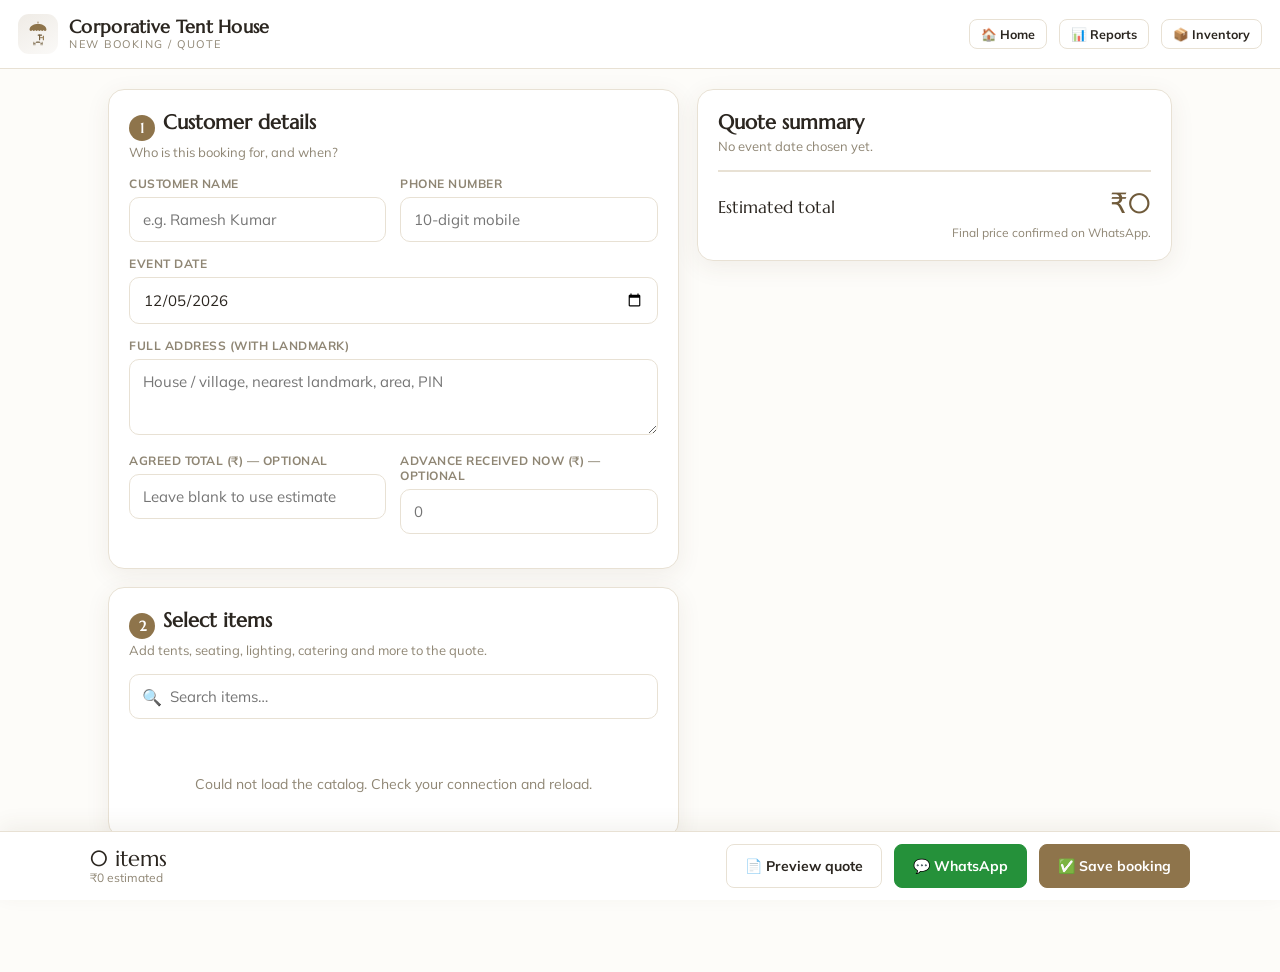
<file: app/booking.html>
<!doctype html>
<html lang="en">
<head>
<meta charset="utf-8"/>
<meta name="viewport" content="width=device-width,initial-scale=1"/>
<title>New Booking — Tent House Manager</title>
<link rel="manifest" href="manifest.webmanifest">
<meta name="theme-color" content="#7a5c3e">
<link rel="apple-touch-icon" href="icon.svg">
<link rel="preconnect" href="https://fonts.googleapis.com">
<link rel="preconnect" href="https://fonts.gstatic.com" crossorigin>
<link href="https://fonts.googleapis.com/css2?family=Cormorant+Garamond:wght@500;600;700&family=Marcellus&family=Mulish:wght@500;600;700;800&display=swap" rel="stylesheet">
<link rel="stylesheet" href="theme.css">
<style>
body{padding-bottom:96px}

/* ---------- Top bar ---------- */
.topbar{background:var(--card);border-bottom:1px solid var(--line);padding:14px 18px;display:flex;align-items:center;gap:12px}
.brand{display:flex;align-items:center;gap:11px;min-width:0}
.brand .logo{width:40px;height:40px;border-radius:11px;background:linear-gradient(150deg,rgba(var(--brand-rgb),.14),rgba(var(--brand-rgb),.04));display:grid;place-items:center;flex:none}
.brand .logo svg{width:26px;height:26px}
.brand h1{font-family:var(--display);font-size:18px;margin:0;letter-spacing:.3px;line-height:1.1;white-space:nowrap;overflow:hidden;text-overflow:ellipsis}
.brand .sub{font-size:11px;color:var(--muted);letter-spacing:1.5px;text-transform:uppercase}
.topbar .spacer{flex:1}
.btn{border:1px solid var(--line);background:var(--card);color:var(--ink);border-radius:8px;padding:9px 15px;font-size:14px;font-weight:700;transition:all .18s;display:inline-flex;align-items:center;gap:7px;text-decoration:none}
.btn:hover{border-color:var(--brand)}
.btn.primary{background:var(--brand);border-color:var(--brand);color:#fff}
.btn.primary:hover{background:var(--brand-deep);border-color:var(--brand-deep)}
.btn.wa{background:#25913a;border-color:#25913a;color:#fff}
.btn.wa:hover{background:#1e7a30;border-color:#1e7a30}
.btn.ghost{background:transparent}
.btn.sm{padding:6px 11px;font-size:12.5px}
.btn:disabled{opacity:.5;cursor:not-allowed}
.authpill{border:1px solid var(--line);border-radius:999px;padding:6px 13px;font-size:12.5px;font-weight:700;color:var(--muted);cursor:pointer;white-space:nowrap;transition:all .15s}
.authpill:hover{border-color:var(--brand)}
.authpill.on{color:var(--ok);border-color:#bfe0c4;background:var(--ok-bg)}

.wrap{max-width:1100px;margin:0 auto;padding:20px 18px}
.grid2{display:grid;gap:18px;grid-template-columns:1fr}
@media(min-width:860px){ .grid2{grid-template-columns:1.2fr 1fr;align-items:start} }

/* ---------- Cards / sections ---------- */
.panel{background:var(--card);border:1px solid var(--line);border-radius:16px;padding:20px;box-shadow:var(--shadow);margin-bottom:18px}
.panel h2{font-family:var(--display);font-size:20px;margin:0 0 3px}
.panel .hint{font-size:13px;color:var(--muted);margin:0 0 16px}
.step-badge{display:inline-grid;place-items:center;width:26px;height:26px;border-radius:50%;background:var(--brand);color:#fff;font-size:14px;font-weight:800;margin-right:8px;vertical-align:-4px}

.field{margin-bottom:14px}
.field label{display:block;font-size:12px;font-weight:700;text-transform:uppercase;letter-spacing:.5px;color:var(--muted);margin-bottom:6px}
.field input,.field textarea{width:100%;padding:12px 13px;border:1px solid var(--line);border-radius:10px;font-size:15px;background:var(--card);color:var(--ink)}
.field input:focus,.field textarea:focus{outline:none;border-color:var(--brand)}
.field textarea{min-height:76px;resize:vertical}
.two{display:grid;gap:14px;grid-template-columns:1fr 1fr}
@media(max-width:480px){ .two{grid-template-columns:1fr} }

/* ---------- Item picker ---------- */
.search-wrap{position:relative;margin-bottom:12px}
.search-wrap input{width:100%;border:1px solid var(--line);border-radius:10px;padding:12px 14px 12px 40px;font-size:15px;background:var(--card)}
.search-wrap input:focus{outline:none;border-color:var(--brand)}
.search-wrap .ic{position:absolute;left:13px;top:50%;transform:translateY(-50%);color:var(--muted)}
.cats{display:flex;gap:8px;overflow-x:auto;padding-bottom:6px;-webkit-overflow-scrolling:touch}
.cats::-webkit-scrollbar{display:none}
.cat{white-space:nowrap;border:1px solid var(--line);background:var(--card);color:var(--ink);border-radius:999px;padding:8px 15px;font-size:13px;font-weight:700;transition:all .18s}
.cat.active{background:var(--brand);border-color:var(--brand);color:#fff}

.items{display:grid;gap:10px;margin-top:14px}
.item{display:flex;align-items:center;gap:12px;border:1px solid var(--line);border-radius:12px;padding:11px 12px;transition:border-color .18s}
.item.picked{border-color:var(--brand);background:rgba(var(--brand-rgb),.04)}
.item .thumb{width:52px;height:52px;border-radius:10px;object-fit:cover;flex:none;border:1px solid var(--line);background:#f2efe8}
.item .thumb-ph{display:grid;place-items:center;font-family:var(--display);font-size:22px;color:var(--brand);background:linear-gradient(150deg,rgba(var(--brand-rgb),.14),rgba(var(--brand-rgb),.04))}
.item .info{flex:1;min-width:0}
.item .info b{font-family:var(--serif);font-weight:700;font-size:17px;display:block;line-height:1.15}
.item .info .meta{font-size:12.5px;color:var(--muted);margin-top:2px}
.item .info .price{color:var(--brand-deep);font-weight:700}
.item .info .rem{font-weight:700}
.item .info .rem.low{color:var(--low)} .item .info .rem.out{color:var(--full)}
.item .add{border:1px solid var(--brand);background:var(--card);color:var(--brand-deep);border-radius:9px;padding:9px 14px;font-weight:800;font-size:13.5px;white-space:nowrap;transition:all .15s}
.item .add:hover{background:var(--brand);color:#fff}
.item .add:disabled{border-color:var(--line);color:#cfc8ba;background:var(--card)}
.stepper{display:flex;align-items:center;border:1px solid var(--line);border-radius:10px;overflow:hidden;flex:none}
.stepper button{width:40px;height:42px;border:none;background:var(--card);font-size:22px;font-weight:700;color:var(--brand-deep);display:grid;place-items:center;transition:background .12s,transform .08s}
.stepper button:active{transform:scale(.9);background:rgba(var(--brand-rgb),.1)}
.stepper button:disabled{color:#cfc8ba}
.stepper .val{min-width:40px;text-align:center;font-family:var(--display);font-size:19px;border-left:1px solid var(--line);border-right:1px solid var(--line);height:42px;line-height:42px}

/* ---------- Quote summary (sticky) ---------- */
.summary-panel{position:sticky;top:18px}
.qline{display:flex;justify-content:space-between;gap:12px;padding:10px 0;border-bottom:1px dashed var(--line);font-size:14px}
.qline:last-of-type{border-bottom:none}
.qline .qn{flex:1;min-width:0}
.qline .qn b{font-weight:700}
.qline .qn small{display:block;color:var(--muted);font-size:12px}
.qline .qa{font-weight:800;white-space:nowrap}
.qline .qx{color:var(--full);background:none;border:none;font-size:16px;padding:0 0 0 8px}
.q-empty{color:var(--muted);text-align:center;padding:24px 0;font-size:14px}
.q-total{display:flex;justify-content:space-between;align-items:baseline;margin-top:14px;padding-top:14px;border-top:2px solid var(--line)}
.q-total .l{font-family:var(--display);font-size:17px}
.q-total .v{font-family:var(--display);font-size:28px;color:var(--brand-deep)}
.q-note{font-size:12px;color:var(--muted);margin-top:4px;text-align:right}

/* ---------- Sticky action bar ---------- */
.actionbar{position:fixed;left:0;right:0;bottom:0;background:rgba(255,255,255,.96);backdrop-filter:blur(8px);border-top:1px solid var(--line);padding:12px 18px;z-index:50;box-shadow:0 -6px 20px rgba(90,70,40,.07)}
.actionbar .inner{max-width:1100px;margin:0 auto;display:flex;align-items:center;gap:12px}
.actionbar .tally{min-width:0}
.actionbar .tally .n{font-family:var(--display);font-size:22px;line-height:1}
.actionbar .tally .l{font-size:12px;color:var(--muted)}
.actionbar .spacer{flex:1}
.actionbar .btn{padding:12px 18px}
@media(max-width:560px){
  .actionbar .btn{padding:11px 13px;font-size:13px}
  .actionbar .tally .n{font-size:18px}
}

/* ---------- Quote sheet modal ---------- */
.modal{position:fixed;inset:0;background:rgba(43,38,32,.55);display:none;z-index:100;overflow:auto;padding:24px 16px}
.modal.show{display:block}
.sheet-wrap{max-width:720px;margin:0 auto}
.modal-actions{display:flex;gap:10px;justify-content:flex-end;margin-bottom:14px;flex-wrap:wrap}
.quote-sheet{background:#fff;border-radius:14px;padding:34px 34px 28px;box-shadow:0 20px 60px rgba(0,0,0,.3)}
.qs-head{display:flex;justify-content:space-between;gap:16px;align-items:flex-start;border-bottom:2px solid var(--brand);padding-bottom:16px;flex-wrap:wrap}
.qs-biz{display:flex;gap:12px;align-items:center}
.qs-biz .logo{width:52px;height:52px;flex:none}
.qs-biz h3{font-family:var(--display);font-size:22px;margin:0;line-height:1.1}
.qs-biz .tag{font-size:11px;color:var(--muted);letter-spacing:1.2px;text-transform:uppercase}
.qs-biz .contact{font-size:12.5px;color:var(--muted);margin-top:5px;line-height:1.5}
.qs-meta{text-align:right;font-size:13px}
.qs-meta .title{font-family:var(--display);font-size:26px;color:var(--brand-deep);letter-spacing:2px}
.qs-meta .row{color:var(--muted);margin-top:3px}
.qs-meta .row b{color:var(--ink)}
.qs-billto{margin:20px 0 14px;font-size:14px}
.qs-billto .lbl{font-size:11px;text-transform:uppercase;letter-spacing:.8px;color:var(--muted);margin-bottom:5px}
.qs-billto b{font-size:16px}
.qs-billto .line{color:var(--ink);margin-top:2px}
table.qs-table{width:100%;border-collapse:collapse;margin-top:8px;font-size:14px}
table.qs-table th{text-align:left;background:rgba(var(--brand-rgb),.08);color:var(--brand-deep);font-size:11.5px;text-transform:uppercase;letter-spacing:.5px;padding:9px 10px}
table.qs-table th.num,table.qs-table td.num{text-align:right}
table.qs-table td{padding:10px;border-bottom:1px solid var(--line);vertical-align:top}
table.qs-table td .u{color:var(--muted);font-size:12px}
.qs-tot{margin-top:14px;margin-left:auto;width:min(300px,100%)}
.qs-tot .r{display:flex;justify-content:space-between;padding:6px 0;font-size:14px}
.qs-tot .r.grand{border-top:2px solid var(--brand);margin-top:6px;padding-top:12px;font-family:var(--display);font-size:20px}
.qs-tot .r.grand .v{color:var(--brand-deep)}
.qs-terms{margin-top:22px;font-size:12px;color:var(--muted);line-height:1.6;border-top:1px dashed var(--line);padding-top:14px}
.qs-thanks{text-align:center;font-family:var(--display);font-size:18px;color:var(--brand-deep);margin-top:18px}

.savebar{position:fixed;left:50%;bottom:88px;transform:translateX(-50%) translateY(20px);background:var(--ink);color:#fff;padding:11px 20px;border-radius:999px;font-size:13.5px;font-weight:700;box-shadow:0 10px 30px rgba(0,0,0,.2);opacity:0;transition:all .28s;pointer-events:none;z-index:120}
.savebar.show{opacity:1;transform:translateX(-50%) translateY(0)}
.savebar.err{background:var(--full)}

@media print{
  body{background:#fff;padding:0}
  body > *:not(#quoteModal){display:none!important}
  #quoteModal{position:static;display:block;background:#fff;padding:0;overflow:visible}
  .modal-actions{display:none!important}
  .sheet-wrap{max-width:100%}
  .quote-sheet{box-shadow:none;border-radius:0;padding:0}
}
</style>
</head>
<body>

<div class="topbar">
  <div class="brand">
    <span class="logo" id="brandLogo"></span>
    <div>
      <h1 id="bizName">Corporative Tent House</h1>
      <div class="sub">New Booking / Quote</div>
    </div>
  </div>
  <div class="spacer"></div>
  <span class="authpill" id="authPill" onclick="authPillClick()">🔒 Log in to save</span>
  <a class="btn ghost sm" href="index.html">🏠 Home</a>
  <a class="btn ghost sm" href="analytics.html">📊 Reports</a>
  <a class="btn ghost sm" href="inventory.html">📦 Inventory</a>
</div>

<div class="wrap">
  <div class="grid2">
    <div>
      <div class="panel">
        <h2><span class="step-badge">1</span>Customer details</h2>
        <p class="hint">Who is this booking for, and when?</p>
        <div class="two">
          <div class="field"><label>Customer name</label><input id="cName" placeholder="e.g. Ramesh Kumar" oninput="render()"/></div>
          <div class="field"><label>Phone number</label><input id="cPhone" type="tel" placeholder="10-digit mobile" oninput="render()"/></div>
        </div>
        <div class="field"><label>Event date</label><input id="cDate" type="date" onchange="onDateChange()"/></div>
        <div class="field"><label>Full address (with landmark)</label><textarea id="cAddress" placeholder="House / village, nearest landmark, area, PIN" oninput="render()"></textarea></div>
        <div class="two">
          <div class="field"><label>Agreed total (₹) — optional</label><input id="cTotal" type="number" min="0" placeholder="Leave blank to use estimate" oninput="render()"/></div>
          <div class="field"><label>Advance received now (₹) — optional</label><input id="cAdvance" type="number" min="0" placeholder="0" oninput="render()"/></div>
        </div>
        <div id="savedNote" style="display:none;background:var(--ok-bg);border:1px solid #bfe0c4;border-radius:10px;padding:12px 13px;font-size:13.5px;color:#215c30">
          <span id="savedMsg"></span>
        </div>
      </div>

      <div class="panel">
        <h2><span class="step-badge">2</span>Select items</h2>
        <p class="hint" id="pickHint">Add tents, seating, lighting, catering and more to the quote.</p>
        <div class="search-wrap"><span class="ic">🔍</span><input id="search" placeholder="Search items…" oninput="render()"/></div>
        <div class="cats" id="cats"></div>
        <div class="items" id="items"></div>
      </div>
    </div>

    <div>
      <div class="panel summary-panel">
        <h2>Quote summary</h2>
        <p class="hint" id="sumDate">No event date chosen yet.</p>
        <div id="qlines"></div>
        <div class="q-total"><span class="l">Estimated total</span><span class="v" id="qTotal">₹0</span></div>
        <div class="q-note">Final price confirmed on WhatsApp.</div>
      </div>
    </div>
  </div>
</div>

<div class="actionbar">
  <div class="inner">
    <div class="tally">
      <div class="n" id="barCount">0 items</div>
      <div class="l" id="barTotal">₹0 estimated</div>
    </div>
    <div class="spacer"></div>
    <button class="btn ghost" id="previewBtn" onclick="openQuote()">📄 Preview quote</button>
    <button class="btn wa" id="waBtn" onclick="sendWhatsApp()">💬 WhatsApp</button>
    <button class="btn primary" id="saveBtn" onclick="saveBooking()">✅ Save booking</button>
  </div>
</div>

<div class="modal" id="quoteModal">
  <div class="sheet-wrap">
    <div class="modal-actions">
      <button class="btn ghost" onclick="closeQuote()">✕ Close</button>
      <button class="btn" onclick="window.print()">🖨 Print / Save PDF</button>
      <button class="btn wa" onclick="sendWhatsApp()">💬 Send on WhatsApp</button>
    </div>
    <div class="quote-sheet" id="quoteSheet"></div>
  </div>
</div>

<div class="modal" id="loginModal">
  <div class="sheet-wrap" style="max-width:400px">
    <div class="quote-sheet" style="padding:26px">
      <h2 style="font-family:var(--display);margin:0 0 4px">Admin login</h2>
      <p class="hint" style="color:var(--muted);font-size:13px;margin:0 0 16px">Log in to save bookings into your records. Same email &amp; password as the site admin.</p>
      <div class="field"><label>Email</label><input id="liEmail" type="email" autocomplete="username" placeholder="you@example.com"/></div>
      <div class="field"><label>Password</label><input id="liPass" type="password" autocomplete="current-password" onkeydown="if(event.key==='Enter')doLogin()"/></div>
      <div id="liErr" style="color:var(--full);font-size:13px;min-height:18px;margin-bottom:6px"></div>
      <div style="display:flex;gap:10px;justify-content:flex-end">
        <button class="btn ghost" onclick="closeLogin()">Cancel</button>
        <button class="btn primary" id="liBtn" onclick="doLogin()">Log in</button>
      </div>
    </div>
  </div>
</div>

<div class="savebar" id="savebar"></div>

<script src="common.js"></script>
<script>
/* Offline backend + shared helpers now come from /common.js (this device only) */
let DB = null;
let cart = {};          // id -> {id,name,price,unit,img,qty}
let activeCat = "All";
let quoteNo = "";

/* ---------- page-specific helpers ---------- */
function fmtNiceDate(s){ if(!s) return ""; return new Date(s+"T00:00:00").toLocaleDateString("en-IN",{weekday:"long",day:"numeric",month:"long",year:"numeric"}); }

function normalize(d){
  (d.items||[]).forEach(it=>{
    if(!('stock' in it)) it.stock="";
    if(!it.bookedByDate || typeof it.bookedByDate!=="object"){
      it.bookedByDate={}; const legacy=parseInt(it.booked)||0; if(legacy>0) it.bookedByDate[todayISO()]=legacy;
    }
    delete it.booked;
  });
  if(!Array.isArray(d.bookings)) d.bookings=[];
  return d;
}

/* bookings-model helpers + applyInventory now come from /common.js */

/* ---------- load ---------- */
async function loadDB(){
  const { data, error } = await sb.from("site").select("data").eq("id",1).maybeSingle();
  if(error){ console.warn(error.message); return null; }
  if(data && data.data && data.data.items) return normalize(data.data);
  return null;
}
async function saveDB(){
  const { error } = await sb.from("site").upsert({ id:1, data:DB, updated_at:new Date().toISOString() });
  if(error){ showBar("Save failed: "+error.message,"err"); return false; }
  return true;
}

/* ---------- auth (needed to save into your records) ---------- */
let isAuthed=false;
async function refreshAuth(){
  const { data } = await sb.auth.getSession();
  isAuthed = !!(data && data.session);
  const pill=document.getElementById("authPill");
  if(pill){
    pill.textContent = isAuthed ? "● Logged in" : "🔒 Log in to save";
    pill.classList.toggle("on", isAuthed);
  }
  render();
}
function openLogin(){ document.getElementById("loginModal").classList.add("show"); setTimeout(()=>{const e=document.getElementById("liEmail"); if(e)e.focus();},50); }
function closeLogin(){ document.getElementById("loginModal").classList.remove("show"); }
async function doLogin(){
  const email=document.getElementById("liEmail").value.trim();
  const pass=document.getElementById("liPass").value;
  if(!email||!pass){ document.getElementById("liErr").textContent="Enter email and password."; return; }
  document.getElementById("liErr").textContent="";
  const btn=document.getElementById("liBtn"); btn.disabled=true; btn.textContent="Logging in…";
  const { error } = await sb.auth.signInWithPassword({ email, password:pass });
  btn.disabled=false; btn.textContent="Log in";
  if(error){ document.getElementById("liErr").textContent=error.message; return; }
  closeLogin(); await refreshAuth(); showBar("Logged in — you can now save bookings");
}
async function doLogout(){ await sb.auth.signOut(); await refreshAuth(); showBar("Logged out"); }
function authPillClick(){ if(isAuthed){ if(confirm("Log out?")) doLogout(); } else openLogin(); }

/* ---------- cart ops ---------- */
function eventDate(){ return document.getElementById("cDate").value; }
async function onDateChange(){ const d=eventDate(); if(d) await loadAvailability([d]); render(); }
function add(id){
  const i=DB.items.find(x=>x.id===id); if(!i) return;
  const d=eventDate(), rem=itemRemaining(i,d), cur=cart[id]?cart[id].qty:0;
  if(rem!=null && cur>=rem){ showBar(rem<=0?"Out of stock for this date":("Only "+rem+" available"),"err"); return; }
  if(cart[id]) cart[id].qty++;
  else cart[id]={id,name:i.name,price:i.price,unit:i.unit,img:i.img,qty:1};
  render();
}
function setQty(id,q){
  const i=DB.items.find(x=>x.id===id); q=Math.max(0,parseInt(q)||0);
  const rem=i?itemRemaining(i,eventDate()):null;
  if(rem!=null && q>rem){ q=rem; showBar("Only "+rem+" available for this date","err"); }
  if(q<=0) delete cart[id]; else if(cart[id]) cart[id].qty=q; else if(q>0){ cart[id]={id,name:i.name,price:i.price,unit:i.unit,img:i.img,qty:q}; }
  render();
}
function subtotal(){ return Object.values(cart).reduce((s,c)=>s+money(c.price)*c.qty,0); }
function itemCount(){ return Object.values(cart).reduce((s,c)=>s+c.qty,0); }

/* ---------- render ---------- */
function renderCats(){
  const cats=["All",...new Set(DB.items.map(i=>i.cat))];
  document.getElementById("cats").innerHTML=cats.map(c=>
    `<button class="cat ${c===activeCat?'active':''}" onclick="activeCat='${c.replace(/'/g,"\\'")}';render()">${esc(c)}</button>`
  ).join("");
}
function render(){
  if(!DB) return;
  renderCats();
  const d=eventDate();
  const q=(document.getElementById("search").value||"").toLowerCase().trim();
  let items=DB.items.filter(i=>i.available!==false).filter(i=>activeCat==="All"||i.cat===activeCat);
  if(q) items=items.filter(i=>(i.name||"").toLowerCase().includes(q));

  document.getElementById("pickHint").textContent = d
    ? "Availability shown for "+fmtNiceDate(d)+"."
    : "Tip: choose the event date above to see live availability.";

  document.getElementById("items").innerHTML = items.length ? items.map(i=>{
    const rem=itemRemaining(i,d), inCart=cart[i.id];
    let remHTML="";
    if(d && rem!=null){ remHTML = rem<=0?`<span class="rem out">Out of stock this date</span>`:(rem<=3?`<span class="rem low">Only ${rem} left</span>`:`<span class="rem">${rem} available</span>`); }
    const thumb = i.img?`<img class="thumb" src="${esc(i.img)}" alt="" loading="lazy" onerror="this.style.display='none'"/>`:`<span class="thumb thumb-ph">${esc((i.name||'?').charAt(0).toUpperCase())}</span>`;
    const ctrl = inCart
      ? `<div class="stepper"><button onclick="setQty(${i.id},${inCart.qty-1})">–</button><span class="val">${inCart.qty}</span><button ${(d&&rem!=null&&inCart.qty>=rem)?'disabled':''} onclick="setQty(${i.id},${inCart.qty+1})">+</button></div>`
      : `<button class="add" ${(d&&rem!=null&&rem<=0)?'disabled':''} onclick="add(${i.id})">+ Add</button>`;
    return `<div class="item ${inCart?'picked':''}">
      ${thumb}
      <div class="info">
        <b>${esc(i.name)}</b>
        <div class="meta"><span class="price">${inr(money(i.price))}</span> ${esc(i.unit||"")} ${remHTML?"· "+remHTML:""}</div>
      </div>
      ${ctrl}
    </div>`;
  }).join("") : `<div class="q-empty">No items match.</div>`;

  // summary
  const lines=Object.values(cart);
  document.getElementById("sumDate").textContent = d ? "For "+fmtNiceDate(d) : "No event date chosen yet.";
  document.getElementById("qlines").innerHTML = lines.length ? lines.map(c=>`
    <div class="qline">
      <div class="qn"><b>${esc(c.name)}</b><small>${c.qty} × ${inr(money(c.price))} ${esc(c.unit||"")}</small></div>
      <div class="qa">${inr(money(c.price)*c.qty)}<button class="qx" title="Remove" onclick="setQty(${c.id},0)">✕</button></div>
    </div>`).join("") : `<div class="q-empty">No items added yet.</div>`;
  document.getElementById("qTotal").textContent=inr(subtotal());

  // action bar
  const n=itemCount();
  document.getElementById("barCount").textContent=n+(n===1?" item":" items");
  document.getElementById("barTotal").textContent=inr(subtotal())+" estimated";
  const has=n>0;
  document.getElementById("previewBtn").disabled=!has;
  document.getElementById("waBtn").disabled=!has;
  const sBtn=document.getElementById("saveBtn"); if(sBtn){ sBtn.disabled=!has; sBtn.title=isAuthed?"":"Log in to save"; }
}

/* ---------- validation ---------- */
function validate(){
  const name=document.getElementById("cName").value.trim();
  const phone=document.getElementById("cPhone").value.trim();
  const date=document.getElementById("cDate").value;
  const address=document.getElementById("cAddress").value.trim();
  if(!Object.keys(cart).length){ showBar("Add at least one item","err"); return null; }
  if(!name){ showBar("Enter the customer's name","err"); focus("cName"); return null; }
  if(!phone){ showBar("Enter a phone number","err"); focus("cPhone"); return null; }
  if(!date){ showBar("Choose the event date","err"); focus("cDate"); return null; }
  if(!address){ showBar("Enter the full address","err"); focus("cAddress"); return null; }
  return { name, phone, date, address:address.replace(/\s*\n\s*/g,", "), items:Object.values(cart) };
}
function focus(id){ const e=document.getElementById(id); if(e){ e.scrollIntoView({behavior:"smooth",block:"center"}); try{e.focus();}catch(_){} } }

/* ---------- quote sheet ---------- */
function newQuoteNo(){ const d=new Date(); const y=String(d.getFullYear()).slice(2); const m=String(d.getMonth()+1).padStart(2,"0"); const day=String(d.getDate()).padStart(2,"0"); return "Q-"+y+m+day+"-"+Math.floor(100+Math.random()*900); }
function openQuote(){
  const d=validate(); if(!d) return;
  if(!quoteNo) quoteNo=newQuoteNo();
  const s=DB.settings||{};
  const rows=d.items.map((c,n)=>`<tr>
      <td class="num">${n+1}</td>
      <td>${esc(c.name)}</td>
      <td class="u">${esc(c.unit||"")}</td>
      <td class="num">${c.qty}</td>
      <td class="num">${inr(money(c.price))}</td>
      <td class="num">${inr(money(c.price)*c.qty)}</td>
    </tr>`).join("");
  const total=subtotal();
  document.getElementById("quoteSheet").innerHTML=`
    <div class="qs-head">
      <div class="qs-biz">
        <span class="logo">${brandLogo()}</span>
        <div>
          <h3>${esc(s.bizName||"Corporative Tent House")}</h3>
          <div class="tag">Tents · Decor · Catering on rent</div>
          <div class="contact">${s.founder?esc(s.founder)+"<br>":""}${s.phone?"📞 "+esc(s.phone)+"<br>":""}${s.address?esc(s.address):""}</div>
        </div>
      </div>
      <div class="qs-meta">
        <div class="title">QUOTATION</div>
        <div class="row"><b>No:</b> ${esc(quoteNo)}</div>
        <div class="row"><b>Date:</b> ${new Date().toLocaleDateString("en-IN",{day:"numeric",month:"short",year:"numeric"})}</div>
        <div class="row"><b>Valid:</b> 7 days</div>
      </div>
    </div>

    <div class="qs-billto">
      <div class="lbl">Quotation for</div>
      <b>${esc(d.name)}</b>
      <div class="line">📞 ${esc(d.phone)}</div>
      <div class="line">📅 Event date: ${esc(fmtNiceDate(d.date))}</div>
      <div class="line">📍 ${esc(d.address)}</div>
    </div>

    <table class="qs-table">
      <thead><tr><th class="num">#</th><th>Item</th><th>Unit</th><th class="num">Qty</th><th class="num">Rate</th><th class="num">Amount</th></tr></thead>
      <tbody>${rows}</tbody>
    </table>

    <div class="qs-tot">
      <div class="r"><span>Subtotal</span><span>${inr(total)}</span></div>
      <div class="r grand"><span>Estimated total</span><span class="v">${inr(total)}</span></div>
    </div>

    <div class="qs-terms">
      * This is an estimate. Final price is confirmed on WhatsApp/phone and may vary with setup, distance and dates.<br>
      * Availability is subject to confirmation for the event date shown above.<br>
      * Advance may be required to lock the booking.
    </div>
    <div class="qs-thanks">Thank you — we look forward to making your event beautiful!</div>`;
  document.getElementById("quoteModal").classList.add("show");
  window.scrollTo(0,0);
}
function closeQuote(){ document.getElementById("quoteModal").classList.remove("show"); }

/* ---------- WhatsApp ---------- */
function sendWhatsApp(){
  const d=validate(); if(!d) return;
  if(!quoteNo) quoteNo=newQuoteNo();
  const s=DB.settings||{};
  let msg=`*New booking — ${s.bizName||"Corporative Tent House"}*\n(Quote ${quoteNo})\n\n`;
  msg+=`*Name:* ${d.name}\n*Phone:* ${d.phone}\n*Event date:* ${fmtNiceDate(d.date)}\n*Address:* ${d.address}\n`;
  msg+=`\n*Items:*\n`;
  d.items.forEach((c,n)=>{ msg+=`${n+1}. ${c.name} — qty ${c.qty} × ${inr(money(c.price))} ${c.unit||""} = ${inr(money(c.price)*c.qty)}\n`; });
  msg+=`\n*Estimated total:* ${inr(subtotal())} (final price to be confirmed)\n`;
  msg+=`\nPlease confirm availability and total price. Thank you!`;
  const phone=(s.phone||"").replace(/[^0-9]/g,"");
  window.open(`https://wa.me/${phone}?text=${encodeURIComponent(msg)}`,"_blank");
}

/* ---------- save booking into records ---------- */
async function saveBooking(){
  const d=validate(); if(!d) return;
  if(!isAuthed){ showBar("Log in to save this booking","err"); openLogin(); return; }
  if(!quoteNo) quoteNo=newQuoteNo();
  const agreed=document.getElementById("cTotal").value.trim();
  const advance=parseFloat(document.getElementById("cAdvance").value)||0;
  const items=d.items.map(c=>({id:c.id,name:c.name,price:money(c.price),unit:c.unit||"",qty:c.qty}));
  const b={
    id: newId(),
    createdAt: new Date().toISOString(),
    status: "confirmed",
    quoteNo,
    customer:{ name:d.name, phone:d.phone, address:d.address },
    eventDate: d.date,
    items,
    total: agreed===""?"":(money(agreed)),
    payments: advance>0 ? [{id:newId(),amount:advance,date:todayISO(),method:"advance",note:"Advance at booking"}] : [],
    notes:""
  };
  const btn=document.getElementById("saveBtn"); btn.disabled=true; btn.textContent="Saving…";
  const {ok,error}=await dbInsertBooking(b);
  btn.disabled=false; btn.textContent="✅ Save booking";
  if(!ok){ showBar("Save failed: "+(error&&error.message||"try again"),"err"); return; }
  await loadAvailability([d.date]); // refresh live availability for this date
  showBar("Booking saved for "+d.name+" ✓");
  lastSaved=b;
  document.getElementById("savedNote").style.display="block";
  document.getElementById("savedMsg").innerHTML=`Saved booking for <b>${esc(d.name)}</b> on ${esc(fmtNiceDate(d.date))}. `+
    `Due: <b>${inr(bookingDue(b))}</b>.`;
  resetForm();
}
let lastSaved=null;
function resetForm(){
  cart={}; quoteNo="";
  ["cName","cPhone","cAddress","cTotal","cAdvance","search"].forEach(id=>{const e=document.getElementById(id); if(e)e.value="";});
  render();
}

/* ---------- misc ---------- */
let barTimer=null;
function showBar(msg,kind){ const el=document.getElementById("savebar"); el.className="savebar show"+(kind==="err"?" err":""); el.textContent=msg; clearTimeout(barTimer); barTimer=setTimeout(()=>el.classList.remove("show"),2200); }
function brandLogo(){
  return `<svg viewBox="0 0 72 86" preserveAspectRatio="xMidYMid meet" width="100%" height="100%">
    <path d="M8 30 C8 16 22 10 36 10 C50 10 64 16 64 30 q-4.66 6 -9.33 0 q-4.66 6 -9.33 0 q-4.66 6 -9.33 0 q-4.66 6 -9.33 0 q-4.66 6 -9.33 0 q-4.66 6 -9.33 0 Z" fill="var(--brand)"/>
    <circle cx="36" cy="4" r="2" fill="var(--brand)"/><path d="M36 10 V5" stroke="var(--brand)" stroke-width="1.6"/>
    <rect x="39.5" y="45" width="3.6" height="19" rx="1" fill="var(--brand-deep)"/>
    <rect x="35" y="45" width="14.5" height="3.4" rx="1" fill="var(--brand-deep)"/>
    <rect x="52" y="48.5" width="3.6" height="15.5" rx="1" fill="var(--brand)"/>
    <rect x="43.1" y="53.6" width="9" height="3.2" fill="var(--brand)"/>
    <path d="M22 79 V70 M22 74 H26 M26 74 V79 M50 79 V70 M50 74 H46 M46 74 V79" fill="none" stroke="var(--brand-deep)" stroke-width="2" stroke-linecap="round"/>
    <ellipse cx="36" cy="70" rx="8.5" ry="2.2" fill="var(--brand-deep)"/>
  </svg>`;
}

/* ---------- boot ---------- */
async function boot(){
  document.getElementById("brandLogo").innerHTML=brandLogo();
  const cd=document.getElementById("cDate"); cd.min=todayISO(); cd.value=todayISO();
  const d=await loadDB();
  if(!d){ document.getElementById("items").innerHTML=`<div class="q-empty">Could not load the catalog. Check your connection and reload.</div>`; return; }
  DB=d;
  if(DB.settings && DB.settings.bizName) document.getElementById("bizName").textContent=DB.settings.bizName;
  await loadAvailability([cd.value]);
  await refreshAuth();
  render();
  sb.auth.onAuthStateChange(()=>refreshAuth());
}
boot();
</script>
</body>
</html>
</file>
<file: app/theme.css>
/* Corporative Tent House — shared theme (Gold Fusion).
   Edit colours/fonts here ONCE and every admin page updates. */
:root{
  --brand:#8E744B; --brand-rgb:142,116,75; --brand-2:#a68c5f; --brand-deep:#6f5a3a;
  --bg:#fdfcf9; --card:#ffffff; --ink:#2b2620; --muted:#8f8674; --line:#e8e1d4;
  --ok:#3f7d4e; --ok-bg:#eef6ef;
  --low:#bd8218; --low-bg:#fbf3e0;
  --full:#c0453b; --full-bg:#fceceb;
  --blue:#3a6ea5; --blue-bg:#eaf1f8;
  --serif:"Cormorant Garamond",Georgia,serif;
  --display:"Marcellus",Georgia,serif;
  --sans:"Mulish",system-ui,sans-serif;
  --shadow:0 6px 24px rgba(90,70,40,.08);
}
*{box-sizing:border-box}
html,body{margin:0}
body{font-family:var(--sans);background:var(--bg);color:var(--ink);-webkit-font-smoothing:antialiased}
button{font-family:inherit;cursor:pointer}
input,textarea,select{font-family:inherit}
</file>
